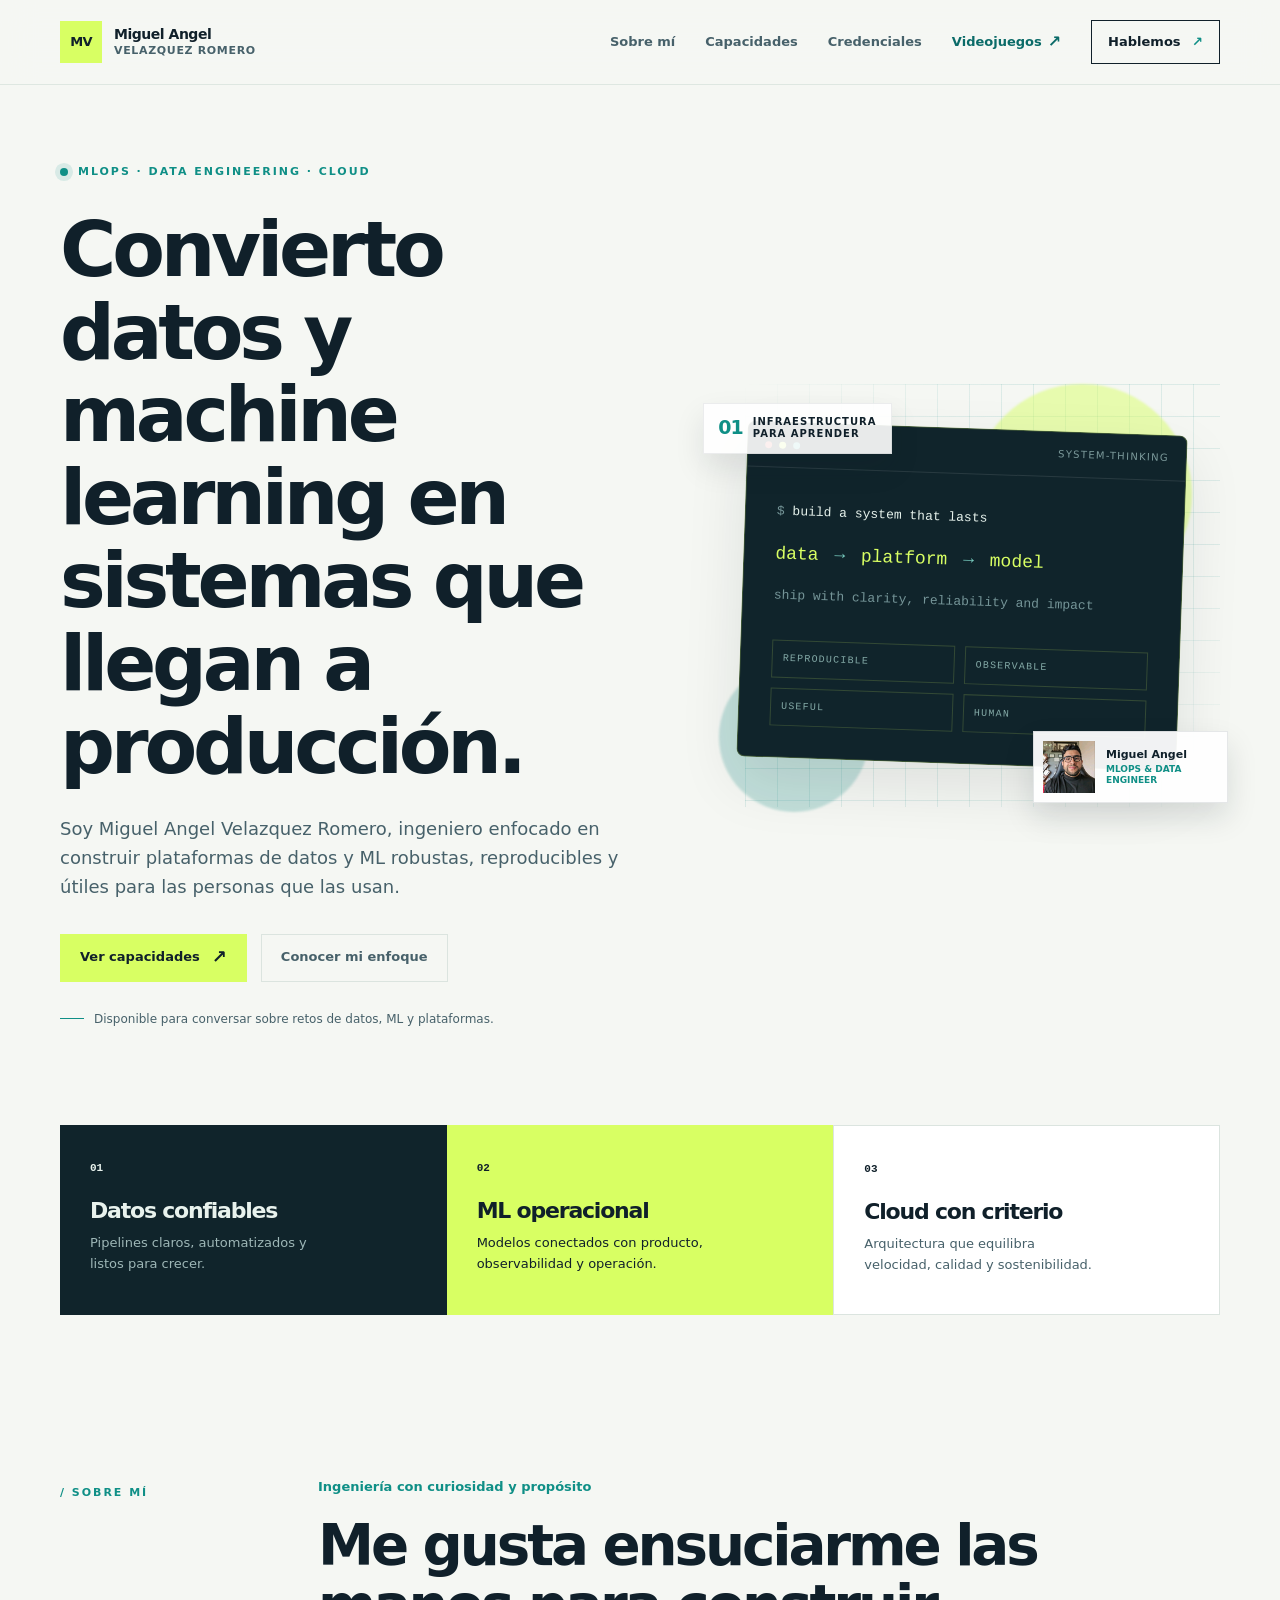
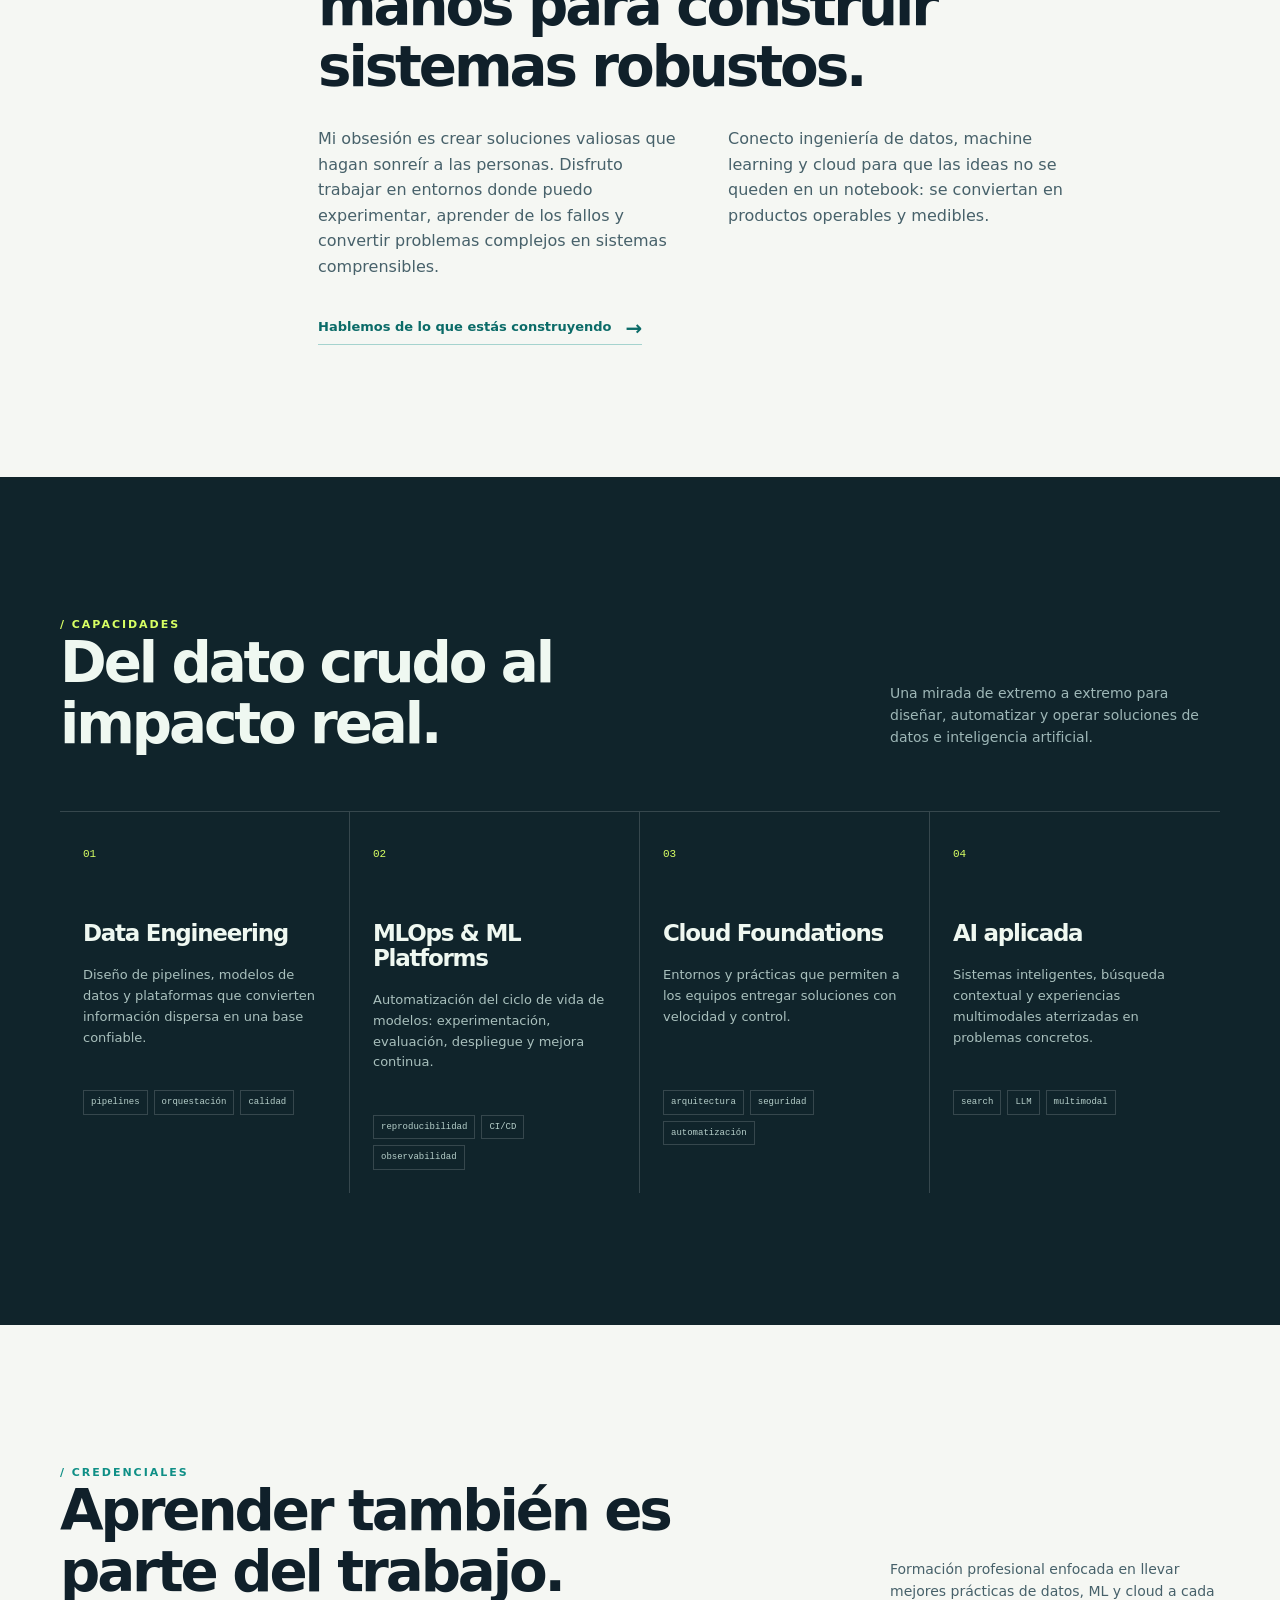
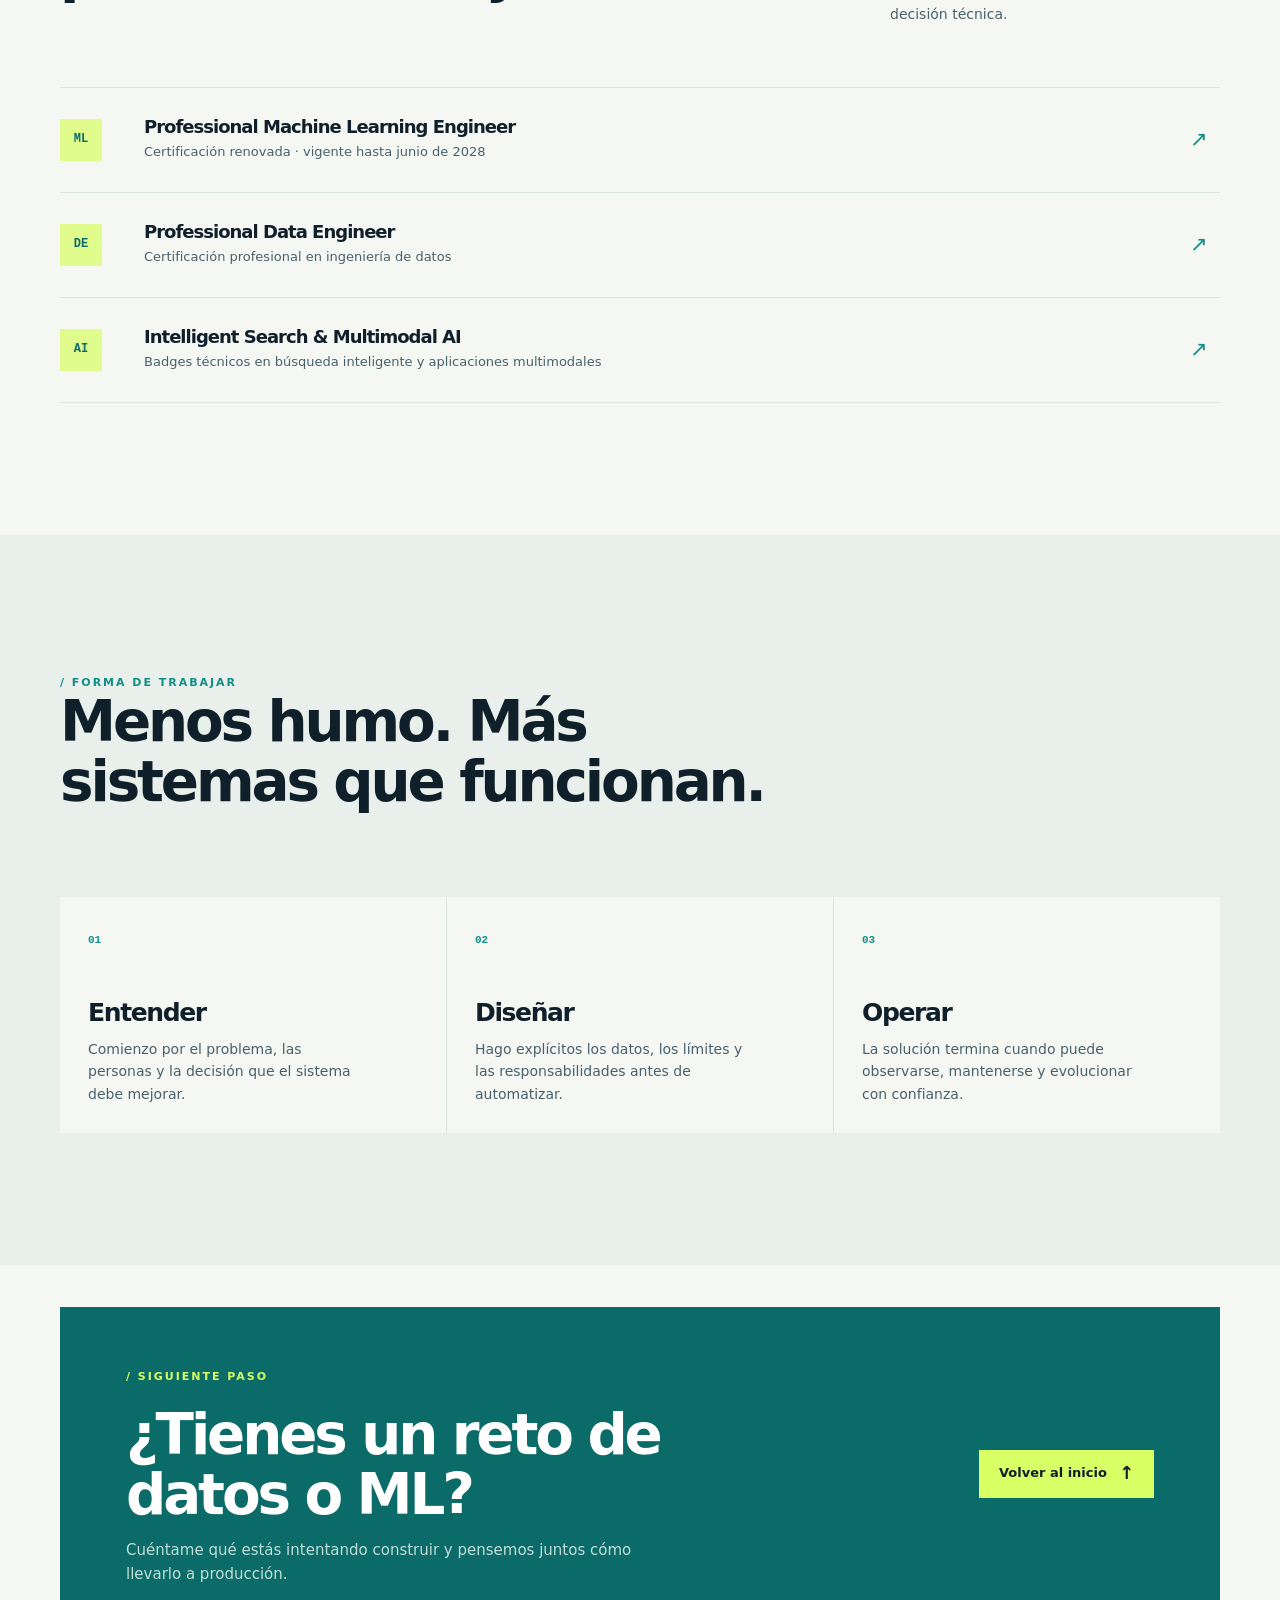
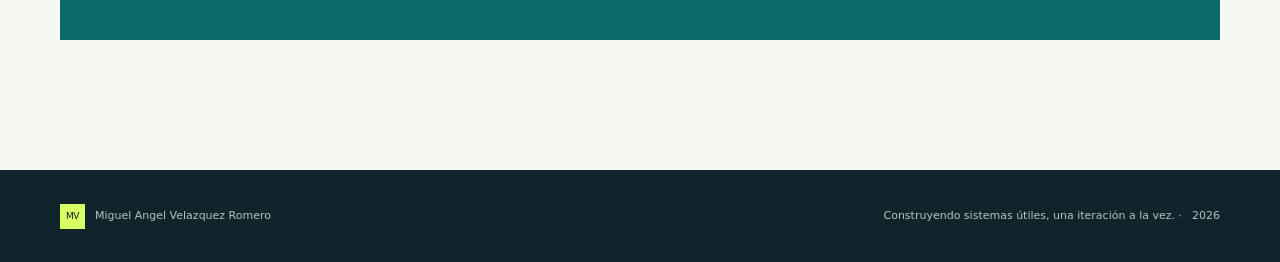
<file: index.html>
<!doctype html>
<html lang="es">

<head>
  <meta charset="utf-8">
  <meta name="viewport" content="width=device-width, initial-scale=1">
  <meta name="description" content="Miguel Angel Velazquez Romero: MLOps y Data Engineer. Sistemas de datos, machine learning y cloud que llegan a producción.">
  <meta name="author" content="Miguel Angel Velazquez Romero">
  <title>Miguel Angel Velazquez Romero | MLOps &amp; Data Engineer</title>
  <link rel="stylesheet" href="css/style.css">
  <link rel="stylesheet" href="css/responsive.css">
</head>

<body>
  <header class="site-header">
    <nav class="nav container" aria-label="Navegación principal">
      <a class="brand" href="index.html" aria-label="Inicio">
        <span class="brand-mark">MV</span>
        <span class="brand-copy">Miguel Angel<br><small>Velazquez Romero</small></span>
      </a>
      <button class="nav-toggle" type="button" aria-controls="site-nav" aria-expanded="false" aria-label="Abrir menú">
        <span></span><span></span><span></span>
      </button>
      <div class="nav-links" id="site-nav">
        <a href="#about">Sobre mí</a>
        <a href="#capabilities">Capacidades</a>
        <a href="#credentials">Credenciales</a>
        <a class="nav-games" href="games.html">Videojuegos <span aria-hidden="true">↗</span></a>
        <a class="nav-cta" href="#contact">Hablemos <span aria-hidden="true">↗</span></a>
      </div>
    </nav>
  </header>

  <main>
    <section class="hero container" id="home">
      <div class="hero-copy">
        <p class="eyebrow"><span class="eyebrow-dot"></span> MLOps · Data Engineering · Cloud</p>
        <h1>Convierto datos y machine learning en sistemas que llegan a producción.</h1>
        <p class="hero-lead">Soy Miguel Angel Velazquez Romero, ingeniero enfocado en construir plataformas de datos y ML robustas, reproducibles y útiles para las personas que las usan.</p>
        <div class="hero-actions">
          <a class="button button-primary" href="#capabilities">Ver capacidades <span aria-hidden="true">↗</span></a>
          <a class="button button-quiet" href="#about">Conocer mi enfoque</a>
        </div>
        <p class="hero-footnote">Disponible para conversar sobre retos de datos, ML y plataformas.</p>
      </div>

      <div class="hero-visual" aria-label="Diagrama conceptual de un sistema de datos y machine learning">
        <div class="orb orb-one"></div>
        <div class="orb orb-two"></div>
        <div class="terminal-card">
          <div class="terminal-bar"><span></span><span></span><span></span><em>system-thinking</em></div>
          <div class="terminal-body">
            <p><span class="code-muted">$</span> build a system that lasts</p>
            <p class="code-accent">data <span>→</span> platform <span>→</span> model</p>
            <p class="code-muted">ship with clarity, reliability and impact</p>
            <div class="terminal-grid">
              <span>reproducible</span><span>observable</span><span>useful</span><span>human</span>
            </div>
          </div>
        </div>
        <div class="floating-note note-top"><strong>01</strong><span>infraestructura<br>para aprender</span></div>
        <div class="portrait-card">
          <img src="images/itsme.jpeg" alt="Retrato de Miguel Angel Velazquez Romero">
          <div><strong>Miguel Angel</strong><span>MLOps &amp; Data Engineer</span></div>
        </div>
      </div>
    </section>

    <section class="signal-strip container" aria-label="Áreas principales">
      <article class="signal-card signal-card-dark">
        <span class="card-index">01</span>
        <h2>Datos confiables</h2>
        <p>Pipelines claros, automatizados y listos para crecer.</p>
      </article>
      <article class="signal-card signal-card-lime">
        <span class="card-index">02</span>
        <h2>ML operacional</h2>
        <p>Modelos conectados con producto, observabilidad y operación.</p>
      </article>
      <article class="signal-card signal-card-outline">
        <span class="card-index">03</span>
        <h2>Cloud con criterio</h2>
        <p>Arquitectura que equilibra velocidad, calidad y sostenibilidad.</p>
      </article>
    </section>

    <section class="section section-split container" id="about">
      <div class="section-label">/ sobre mí</div>
      <div class="section-content about-content">
        <p class="section-kicker">Ingeniería con curiosidad y propósito</p>
        <h2>Me gusta ensuciarme las manos para construir sistemas robustos.</h2>
        <div class="about-columns">
          <p>Mi obsesión es crear soluciones valiosas que hagan sonreír a las personas. Disfruto trabajar en entornos donde puedo experimentar, aprender de los fallos y convertir problemas complejos en sistemas comprensibles.</p>
          <p>Conecto ingeniería de datos, machine learning y cloud para que las ideas no se queden en un notebook: se conviertan en productos operables y medibles.</p>
        </div>
        <a class="text-link" href="#contact">Hablemos de lo que estás construyendo <span aria-hidden="true">→</span></a>
      </div>
    </section>

    <section class="section section-dark" id="capabilities">
      <div class="container">
        <div class="section-heading section-heading-light">
          <div>
            <div class="section-label">/ capacidades</div>
            <h2>Del dato crudo al impacto real.</h2>
          </div>
          <p>Una mirada de extremo a extremo para diseñar, automatizar y operar soluciones de datos e inteligencia artificial.</p>
        </div>
        <div class="capability-grid">
          <article class="capability-card">
            <span class="capability-number">01</span>
            <h3>Data Engineering</h3>
            <p>Diseño de pipelines, modelos de datos y plataformas que convierten información dispersa en una base confiable.</p>
            <div class="tag-row"><span>pipelines</span><span>orquestación</span><span>calidad</span></div>
          </article>
          <article class="capability-card">
            <span class="capability-number">02</span>
            <h3>MLOps &amp; ML Platforms</h3>
            <p>Automatización del ciclo de vida de modelos: experimentación, evaluación, despliegue y mejora continua.</p>
            <div class="tag-row"><span>reproducibilidad</span><span>CI/CD</span><span>observabilidad</span></div>
          </article>
          <article class="capability-card">
            <span class="capability-number">03</span>
            <h3>Cloud Foundations</h3>
            <p>Entornos y prácticas que permiten a los equipos entregar soluciones con velocidad y control.</p>
            <div class="tag-row"><span>arquitectura</span><span>seguridad</span><span>automatización</span></div>
          </article>
          <article class="capability-card">
            <span class="capability-number">04</span>
            <h3>AI aplicada</h3>
            <p>Sistemas inteligentes, búsqueda contextual y experiencias multimodales aterrizadas en problemas concretos.</p>
            <div class="tag-row"><span>search</span><span>LLM</span><span>multimodal</span></div>
          </article>
        </div>
      </div>
    </section>

    <section class="section container" id="credentials">
      <div class="section-heading">
        <div>
          <div class="section-label">/ credenciales</div>
          <h2>Aprender también es parte del trabajo.</h2>
        </div>
        <p>Formación profesional enfocada en llevar mejores prácticas de datos, ML y cloud a cada decisión técnica.</p>
      </div>
      <div class="credential-list">
        <article class="credential-item"><span class="credential-mark">ML</span><div><h3>Professional Machine Learning Engineer</h3><p>Certificación renovada · vigente hasta junio de 2028</p></div><span class="credential-arrow">↗</span></article>
        <article class="credential-item"><span class="credential-mark">DE</span><div><h3>Professional Data Engineer</h3><p>Certificación profesional en ingeniería de datos</p></div><span class="credential-arrow">↗</span></article>
        <article class="credential-item"><span class="credential-mark">AI</span><div><h3>Intelligent Search &amp; Multimodal AI</h3><p>Badges técnicos en búsqueda inteligente y aplicaciones multimodales</p></div><span class="credential-arrow">↗</span></article>
      </div>
    </section>

    <section class="section section-tinted" id="approach">
      <div class="container">
        <div class="section-heading">
          <div>
            <div class="section-label">/ forma de trabajar</div>
            <h2>Menos humo. Más sistemas que funcionan.</h2>
          </div>
        </div>
        <div class="approach-grid">
          <article><span>01</span><h3>Entender</h3><p>Comienzo por el problema, las personas y la decisión que el sistema debe mejorar.</p></article>
          <article><span>02</span><h3>Diseñar</h3><p>Hago explícitos los datos, los límites y las responsabilidades antes de automatizar.</p></article>
          <article><span>03</span><h3>Operar</h3><p>La solución termina cuando puede observarse, mantenerse y evolucionar con confianza.</p></article>
        </div>
      </div>
    </section>

    <section class="contact-panel container" id="contact">
      <div>
        <div class="section-label">/ siguiente paso</div>
        <h2>¿Tienes un reto de datos o ML?</h2>
        <p>Cuéntame qué estás intentando construir y pensemos juntos cómo llevarlo a producción.</p>
      </div>
      <a class="button button-primary" href="#home">Volver al inicio <span aria-hidden="true">↑</span></a>
    </section>
  </main>

  <footer class="site-footer">
    <div class="container footer-inner">
      <p><span class="brand-mark brand-mark-small">MV</span> Miguel Angel Velazquez Romero</p>
      <p>Construyendo sistemas útiles, una iteración a la vez. · <span data-year></span></p>
    </div>
  </footer>

  <script src="js/custom.js"></script>
</body>

</html>
</file>
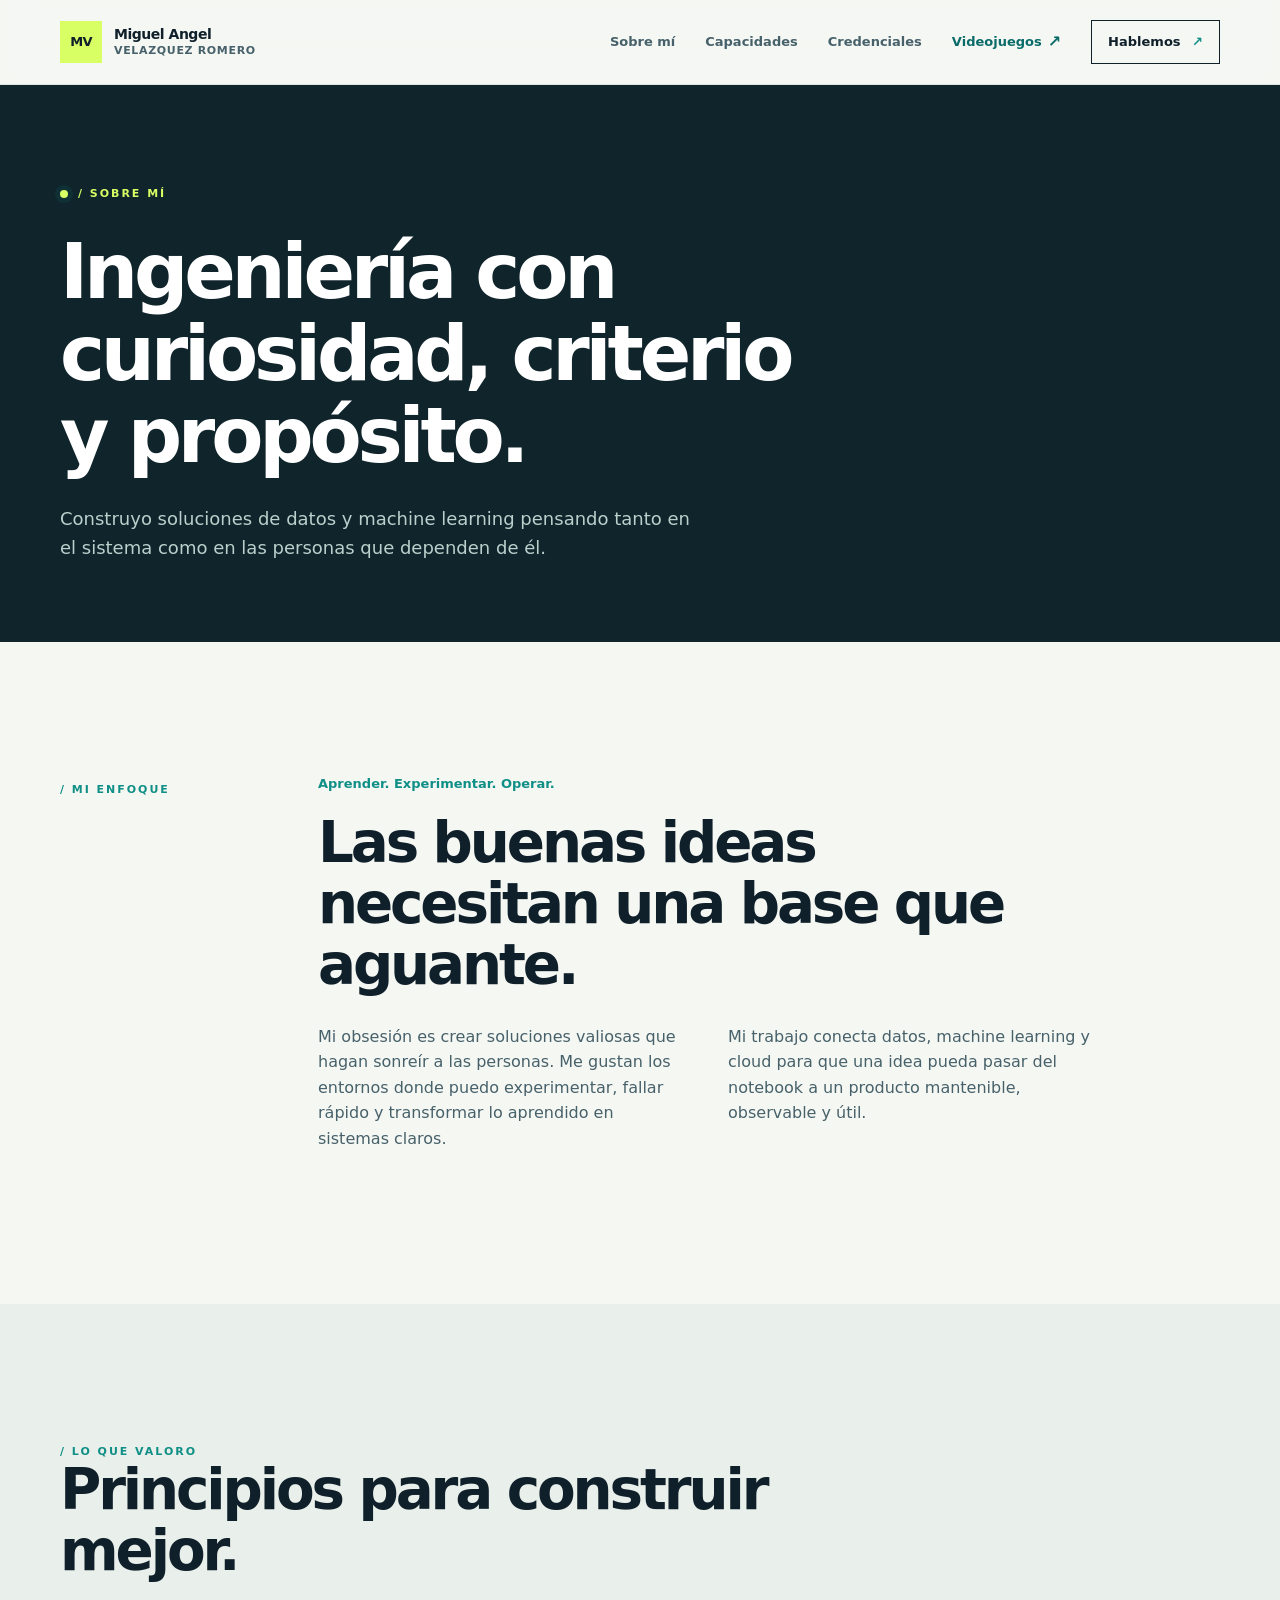
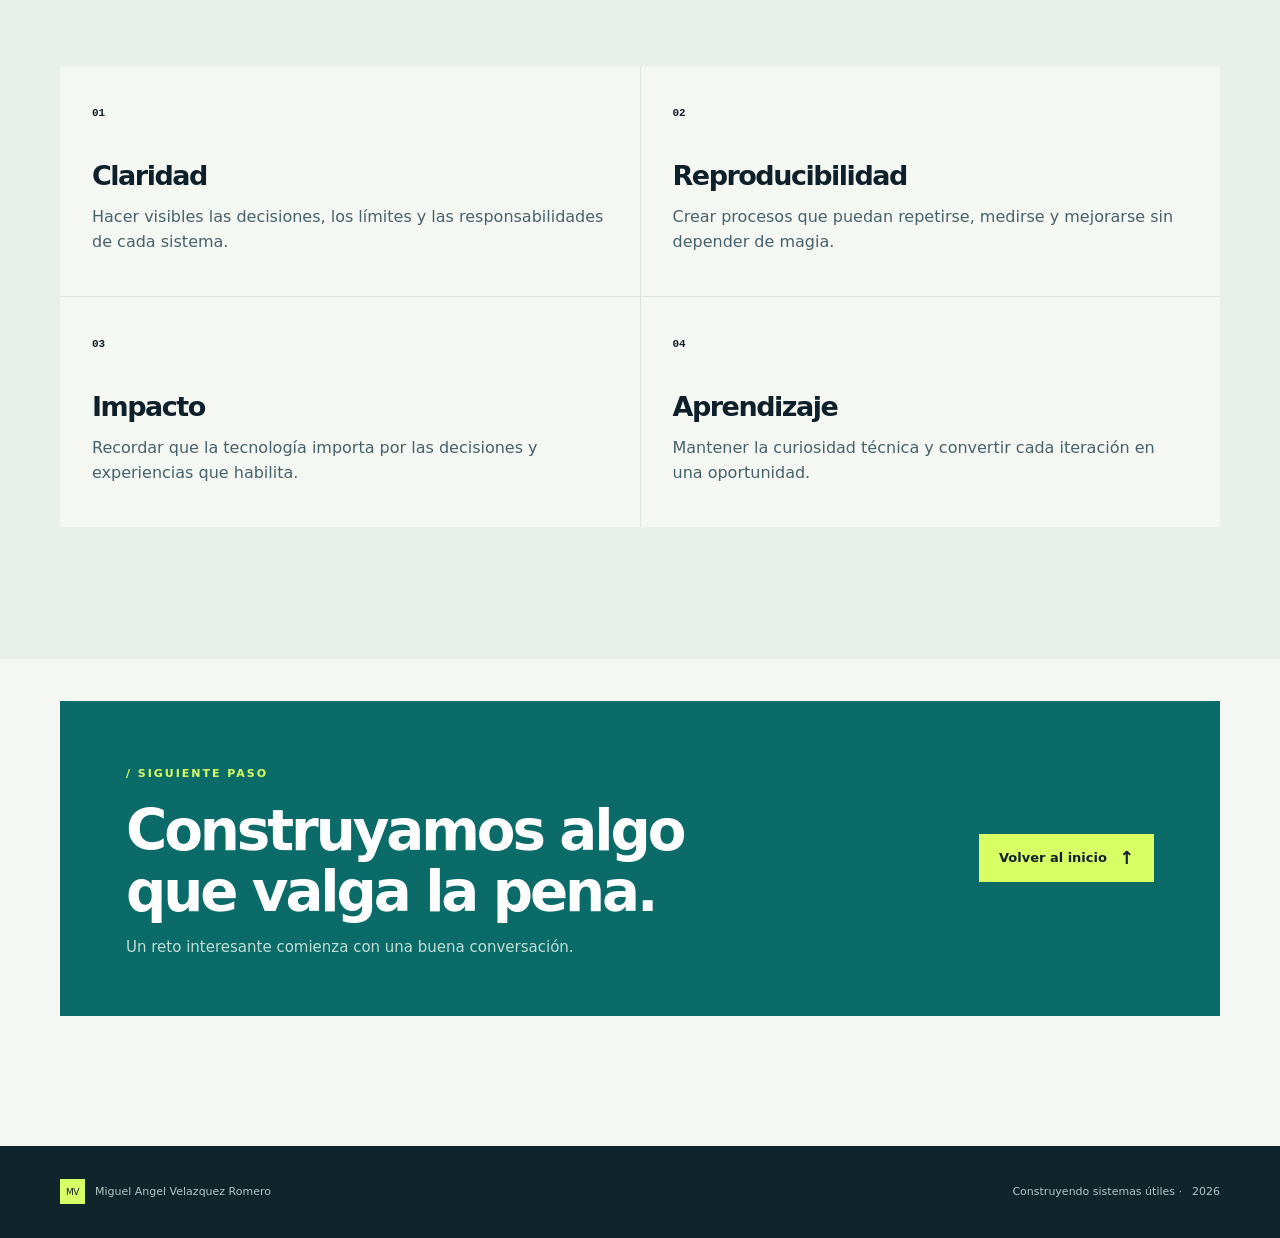
<file: about.html>
<!doctype html>
<html lang="es">
<head>
  <meta charset="utf-8">
  <meta name="viewport" content="width=device-width, initial-scale=1">
  <meta name="description" content="Sobre Miguel Angel Velazquez Romero, MLOps y Data Engineer.">
  <title>Sobre mí | Miguel Angel Velazquez Romero</title>
  <link rel="stylesheet" href="css/style.css">
  <link rel="stylesheet" href="css/responsive.css">
</head>
<body>
  <header class="site-header">
    <nav class="nav container" aria-label="Navegación principal">
      <a class="brand" href="index.html" aria-label="Inicio"><span class="brand-mark">MV</span><span class="brand-copy">Miguel Angel<br><small>Velazquez Romero</small></span></a>
      <button class="nav-toggle" type="button" aria-controls="site-nav" aria-expanded="false" aria-label="Abrir menú"><span></span><span></span><span></span></button>
      <div class="nav-links" id="site-nav">
        <a href="index.html#about">Sobre mí</a><a href="index.html#capabilities">Capacidades</a><a href="index.html#credentials">Credenciales</a><a class="nav-games" href="games.html">Videojuegos <span aria-hidden="true">↗</span></a><a class="nav-cta" href="index.html#contact">Hablemos <span aria-hidden="true">↗</span></a>
      </div>
    </nav>
  </header>
  <main>
    <section class="page-hero"><div class="container"><p class="eyebrow"><span class="eyebrow-dot"></span> / sobre mí</p><h1>Ingeniería con curiosidad, criterio y propósito.</h1><p class="page-intro">Construyo soluciones de datos y machine learning pensando tanto en el sistema como en las personas que dependen de él.</p></div></section>
    <section class="section container section-split">
      <div class="section-label">/ mi enfoque</div>
      <div class="section-content"><p class="section-kicker">Aprender. Experimentar. Operar.</p><h2>Las buenas ideas necesitan una base que aguante.</h2><div class="about-columns"><p>Mi obsesión es crear soluciones valiosas que hagan sonreír a las personas. Me gustan los entornos donde puedo experimentar, fallar rápido y transformar lo aprendido en sistemas claros.</p><p>Mi trabajo conecta datos, machine learning y cloud para que una idea pueda pasar del notebook a un producto mantenible, observable y útil.</p></div></div>
    </section>
    <section class="section section-tinted"><div class="container"><div class="section-heading"><div><div class="section-label">/ lo que valoro</div><h2>Principios para construir mejor.</h2></div></div><div class="simple-grid"><article class="simple-card"><span class="card-index">01</span><h2>Claridad</h2><p>Hacer visibles las decisiones, los límites y las responsabilidades de cada sistema.</p></article><article class="simple-card"><span class="card-index">02</span><h2>Reproducibilidad</h2><p>Crear procesos que puedan repetirse, medirse y mejorarse sin depender de magia.</p></article><article class="simple-card"><span class="card-index">03</span><h2>Impacto</h2><p>Recordar que la tecnología importa por las decisiones y experiencias que habilita.</p></article><article class="simple-card"><span class="card-index">04</span><h2>Aprendizaje</h2><p>Mantener la curiosidad técnica y convertir cada iteración en una oportunidad.</p></article></div></div></section>
    <section class="contact-panel container" id="contact"><div><div class="section-label">/ siguiente paso</div><h2>Construyamos algo que valga la pena.</h2><p>Un reto interesante comienza con una buena conversación.</p></div><a class="button button-primary" href="index.html">Volver al inicio <span aria-hidden="true">↑</span></a></section>
  </main>
  <footer class="site-footer"><div class="container footer-inner"><p><span class="brand-mark brand-mark-small">MV</span> Miguel Angel Velazquez Romero</p><p>Construyendo sistemas útiles · <span data-year></span></p></div></footer>
  <script src="js/custom.js"></script>
</body>
</html>
</file>
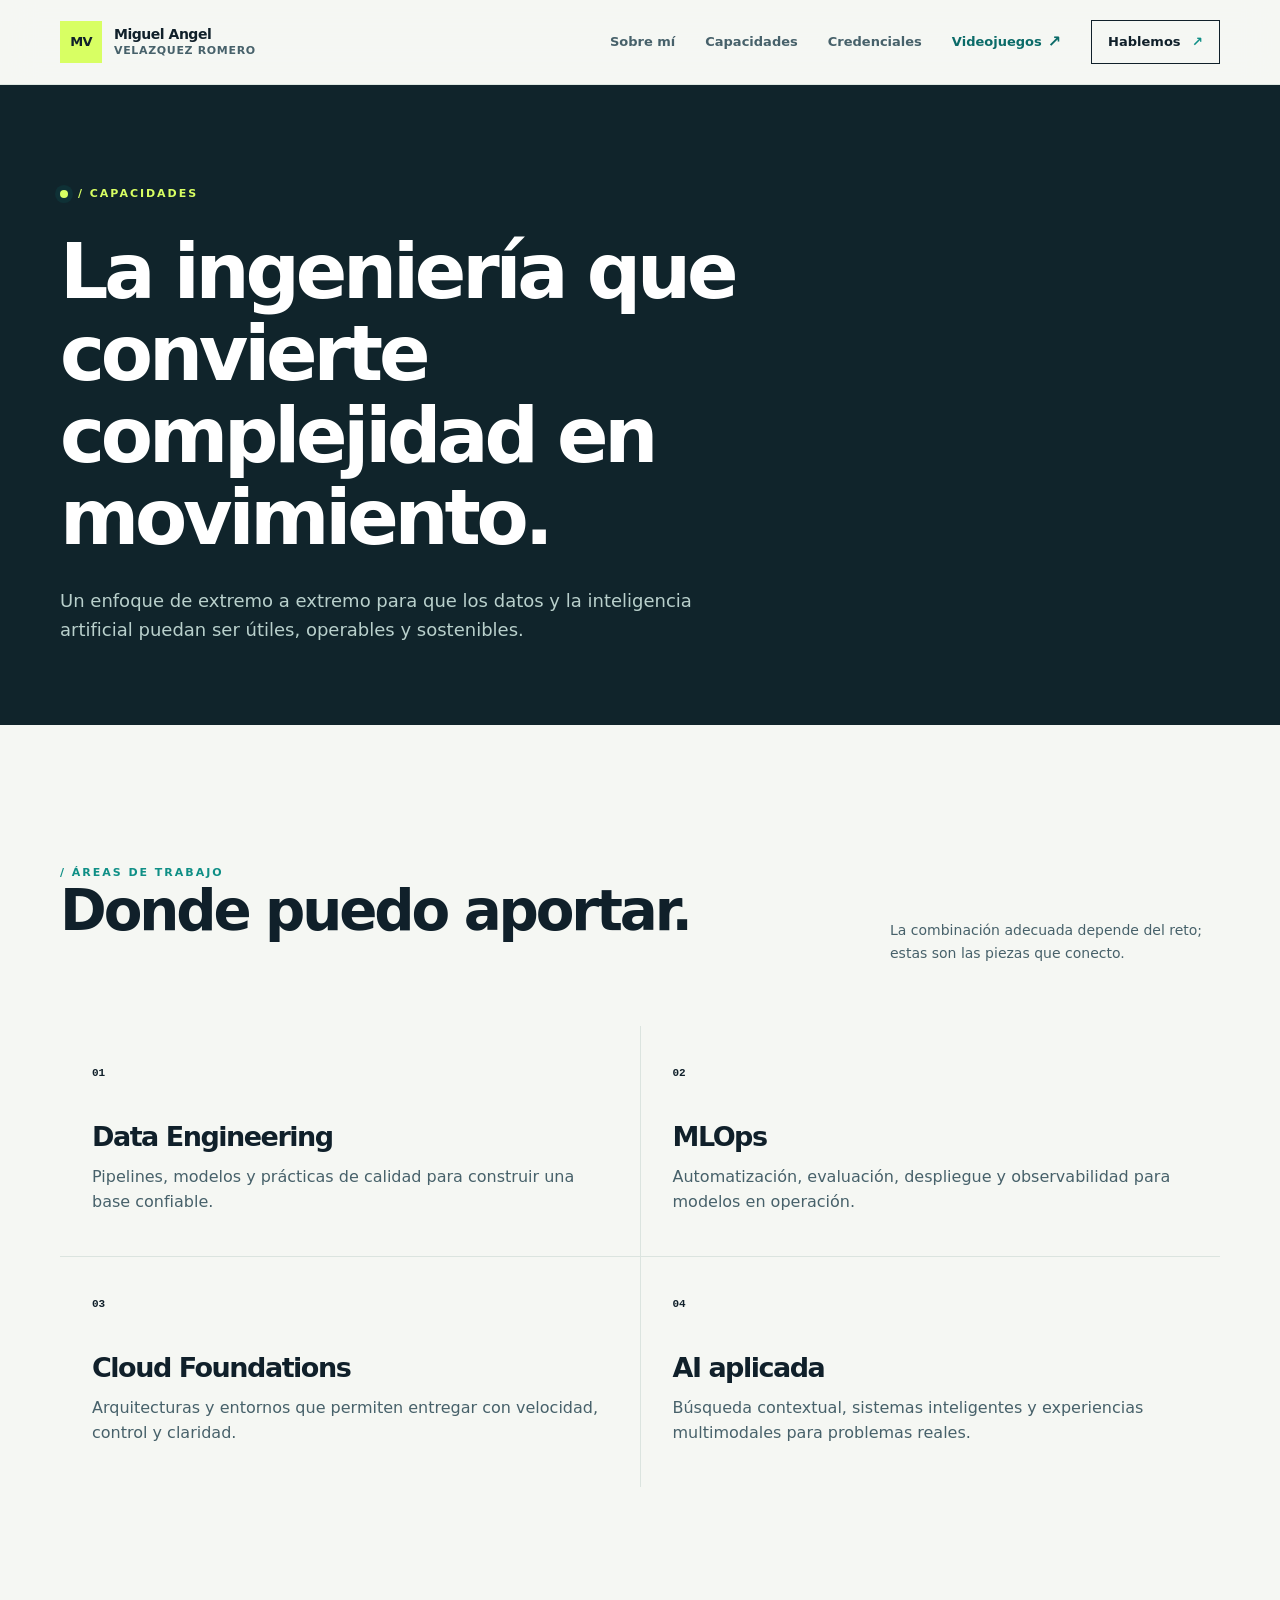
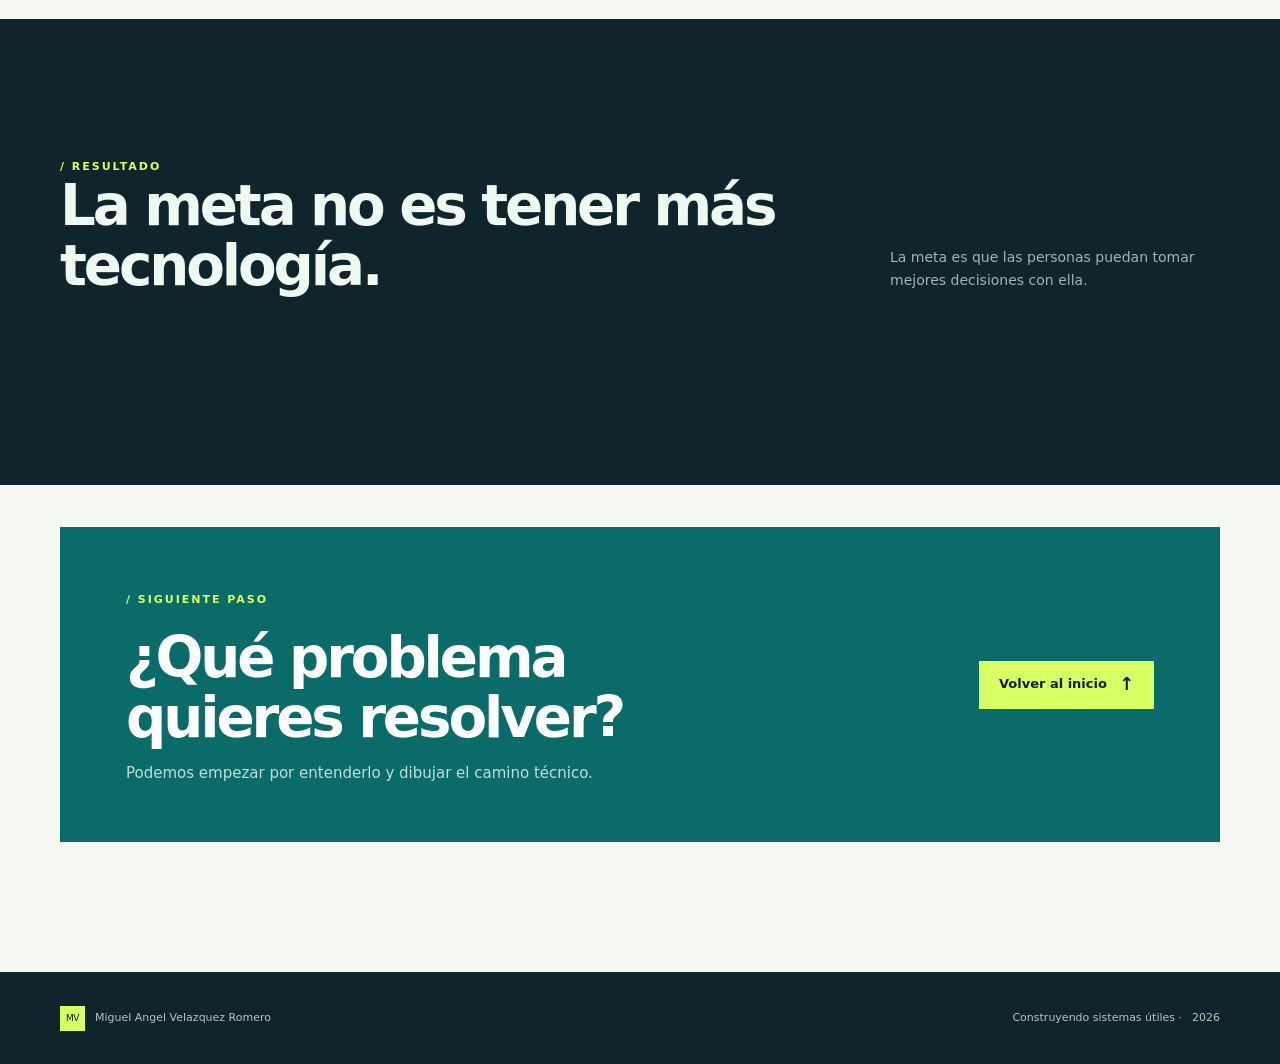
<file: category.html>
<!doctype html>
<html lang="es">
<head>
  <meta charset="utf-8">
  <meta name="viewport" content="width=device-width, initial-scale=1">
  <meta name="description" content="Capacidades profesionales de Miguel Angel Velazquez Romero.">
  <title>Capacidades | Miguel Angel Velazquez Romero</title>
  <link rel="stylesheet" href="css/style.css">
  <link rel="stylesheet" href="css/responsive.css">
</head>
<body>
  <header class="site-header"><nav class="nav container" aria-label="Navegación principal"><a class="brand" href="index.html" aria-label="Inicio"><span class="brand-mark">MV</span><span class="brand-copy">Miguel Angel<br><small>Velazquez Romero</small></span></a><button class="nav-toggle" type="button" aria-controls="site-nav" aria-expanded="false" aria-label="Abrir menú"><span></span><span></span><span></span></button><div class="nav-links" id="site-nav"><a href="index.html#about">Sobre mí</a><a href="index.html#capabilities">Capacidades</a><a href="index.html#credentials">Credenciales</a><a class="nav-games" href="games.html">Videojuegos <span aria-hidden="true">↗</span></a><a class="nav-cta" href="index.html#contact">Hablemos <span aria-hidden="true">↗</span></a></div></nav></header>
  <main>
    <section class="page-hero"><div class="container"><p class="eyebrow"><span class="eyebrow-dot"></span> / capacidades</p><h1>La ingeniería que convierte complejidad en movimiento.</h1><p class="page-intro">Un enfoque de extremo a extremo para que los datos y la inteligencia artificial puedan ser útiles, operables y sostenibles.</p></div></section>
    <section class="section container"><div class="section-heading"><div><div class="section-label">/ áreas de trabajo</div><h2>Donde puedo aportar.</h2></div><p>La combinación adecuada depende del reto; estas son las piezas que conecto.</p></div><div class="simple-grid"><article class="simple-card"><span class="card-index">01</span><h2>Data Engineering</h2><p>Pipelines, modelos y prácticas de calidad para construir una base confiable.</p></article><article class="simple-card"><span class="card-index">02</span><h2>MLOps</h2><p>Automatización, evaluación, despliegue y observabilidad para modelos en operación.</p></article><article class="simple-card"><span class="card-index">03</span><h2>Cloud Foundations</h2><p>Arquitecturas y entornos que permiten entregar con velocidad, control y claridad.</p></article><article class="simple-card"><span class="card-index">04</span><h2>AI aplicada</h2><p>Búsqueda contextual, sistemas inteligentes y experiencias multimodales para problemas reales.</p></article></div></section>
    <section class="section section-dark"><div class="container"><div class="section-heading section-heading-light"><div><div class="section-label">/ resultado</div><h2>La meta no es tener más tecnología.</h2></div><p>La meta es que las personas puedan tomar mejores decisiones con ella.</p></div></div></section>
    <section class="contact-panel container" id="contact"><div><div class="section-label">/ siguiente paso</div><h2>¿Qué problema quieres resolver?</h2><p>Podemos empezar por entenderlo y dibujar el camino técnico.</p></div><a class="button button-primary" href="index.html">Volver al inicio <span aria-hidden="true">↑</span></a></section>
  </main>
  <footer class="site-footer"><div class="container footer-inner"><p><span class="brand-mark brand-mark-small">MV</span> Miguel Angel Velazquez Romero</p><p>Construyendo sistemas útiles · <span data-year></span></p></div></footer>
  <script src="js/custom.js"></script>
</body>
</html>
</file>
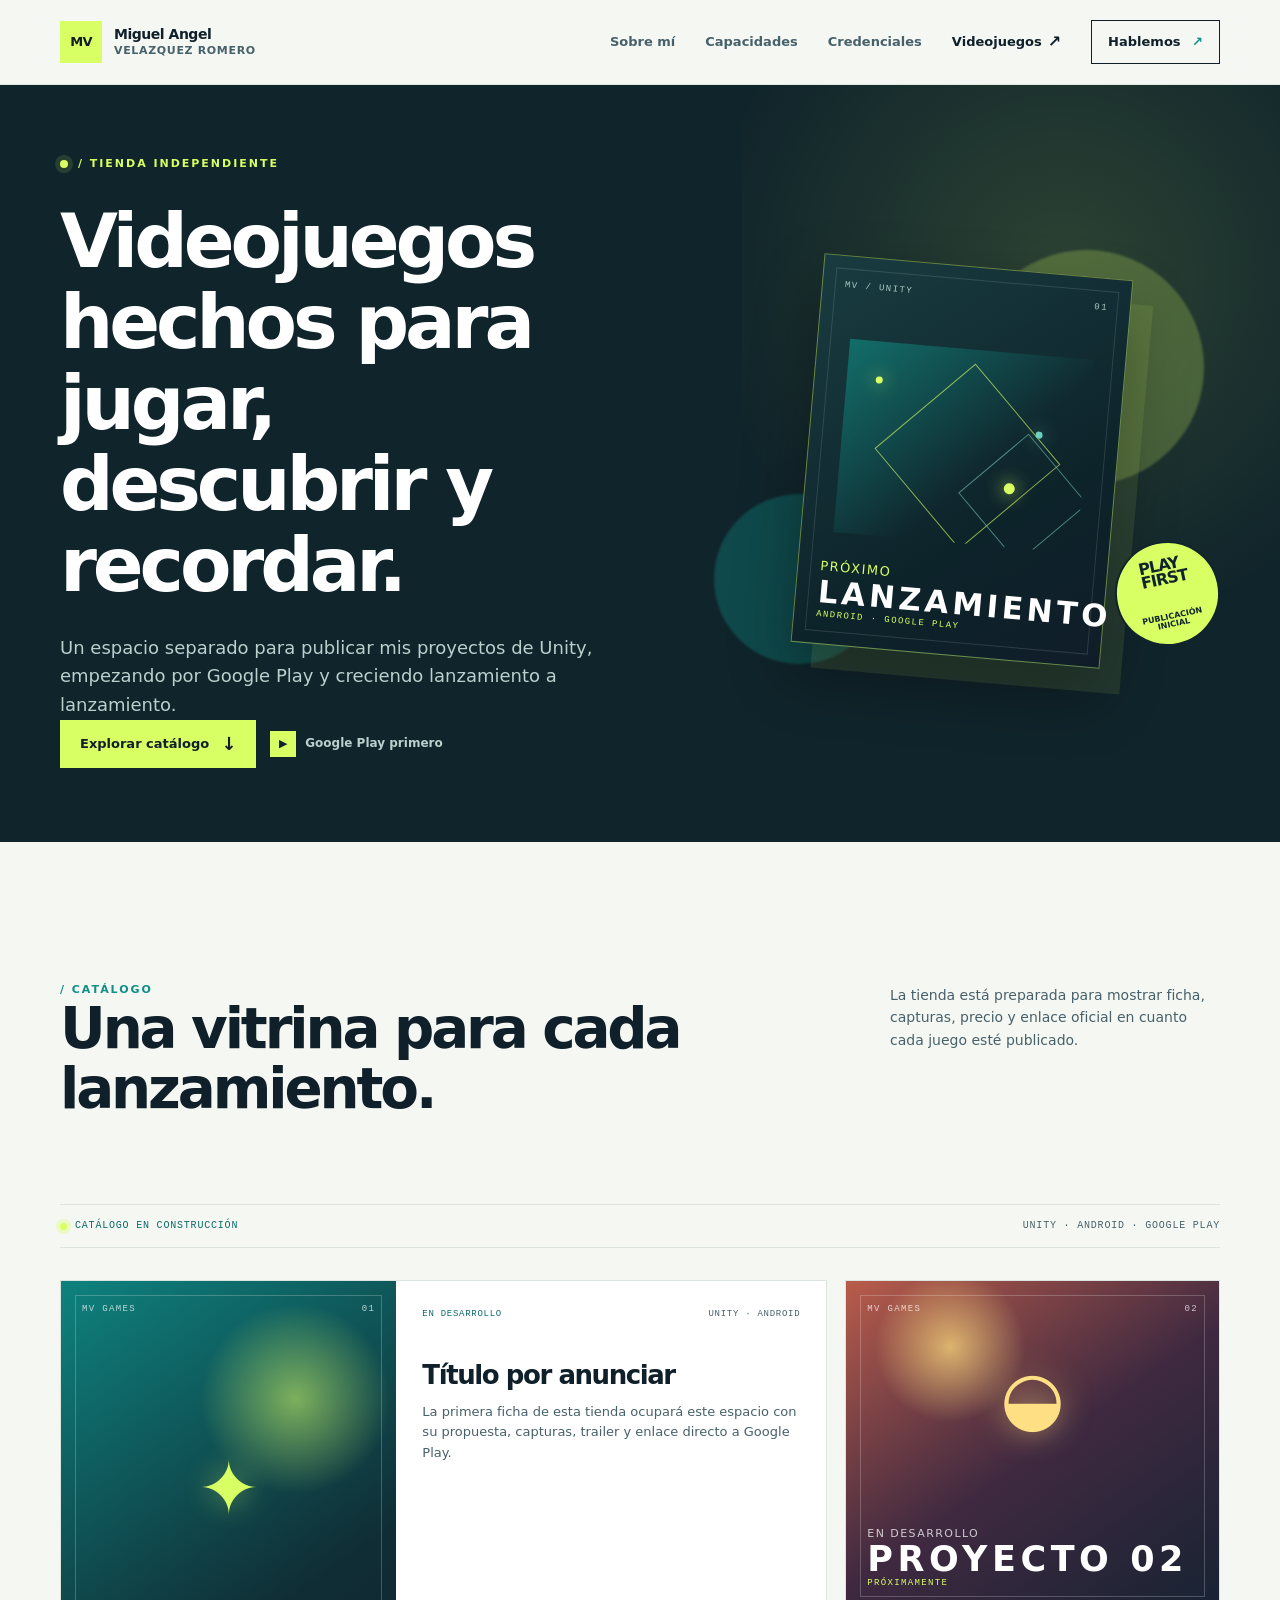
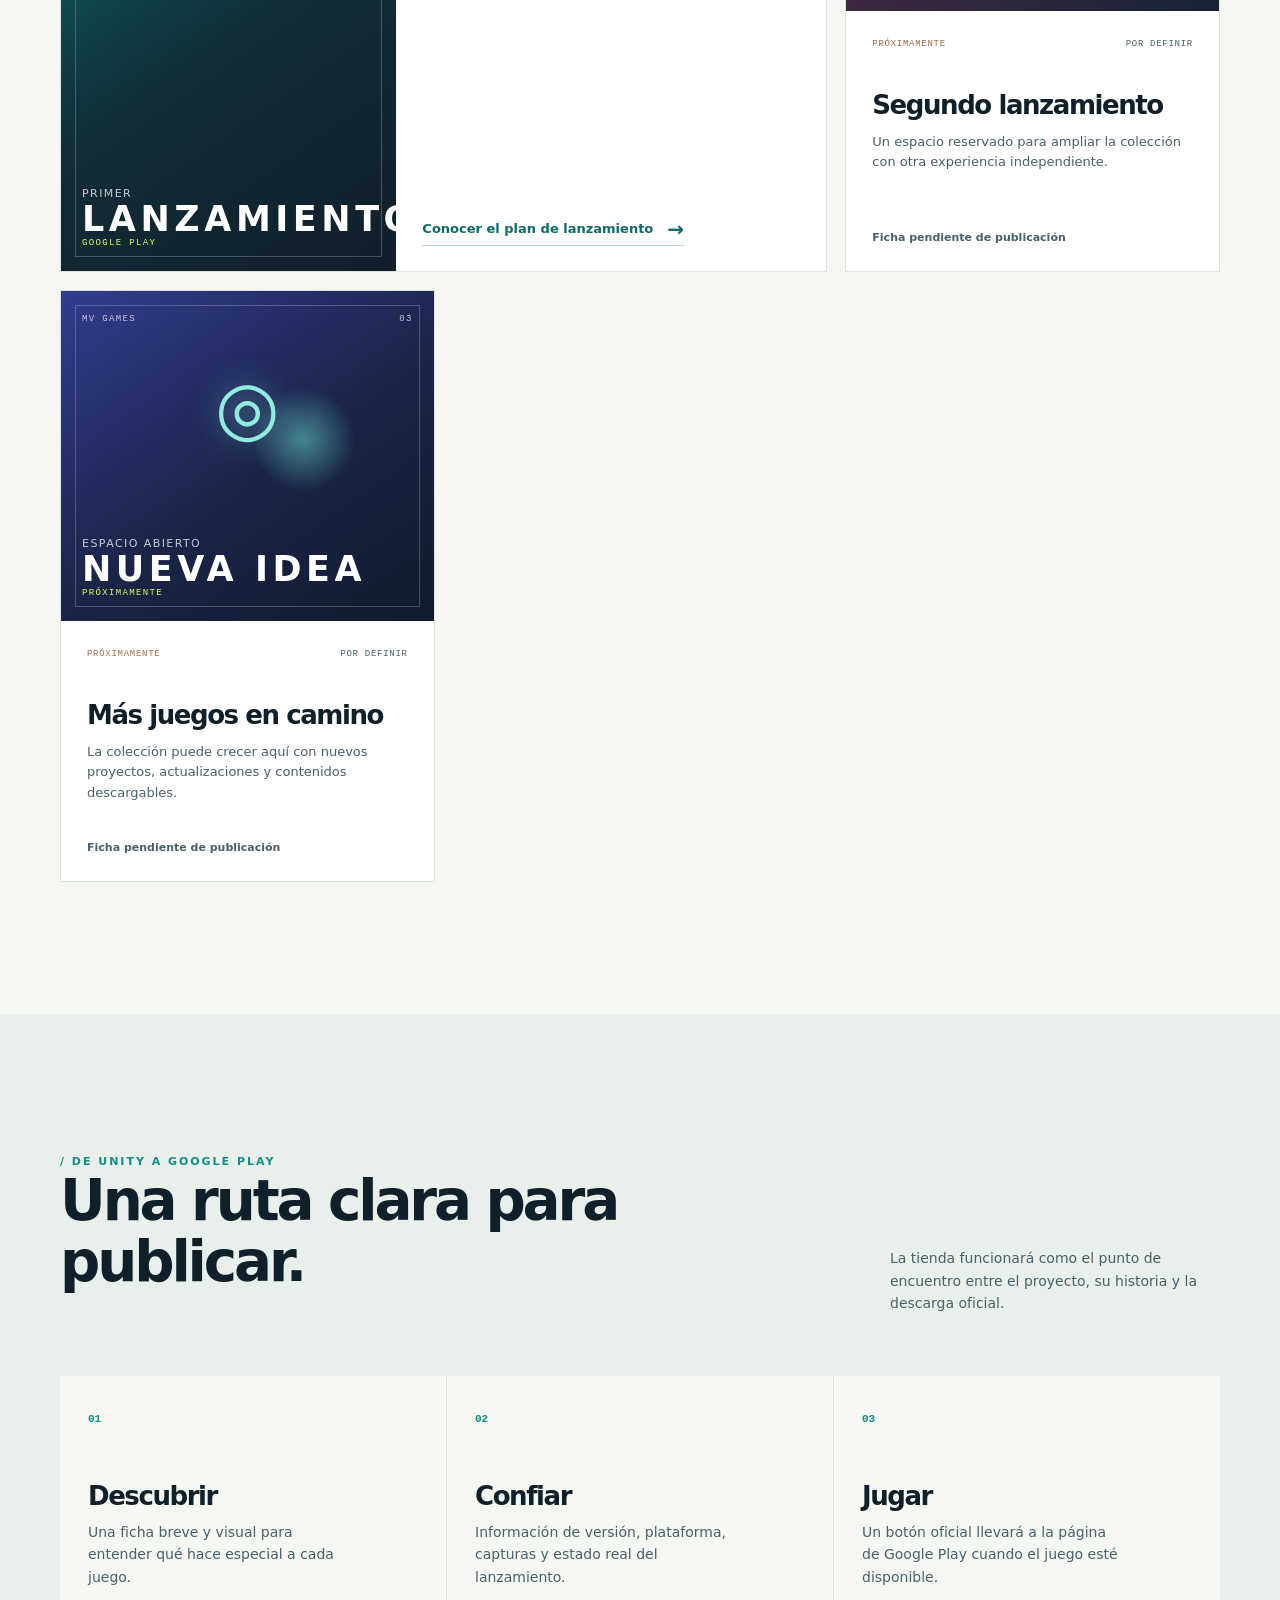
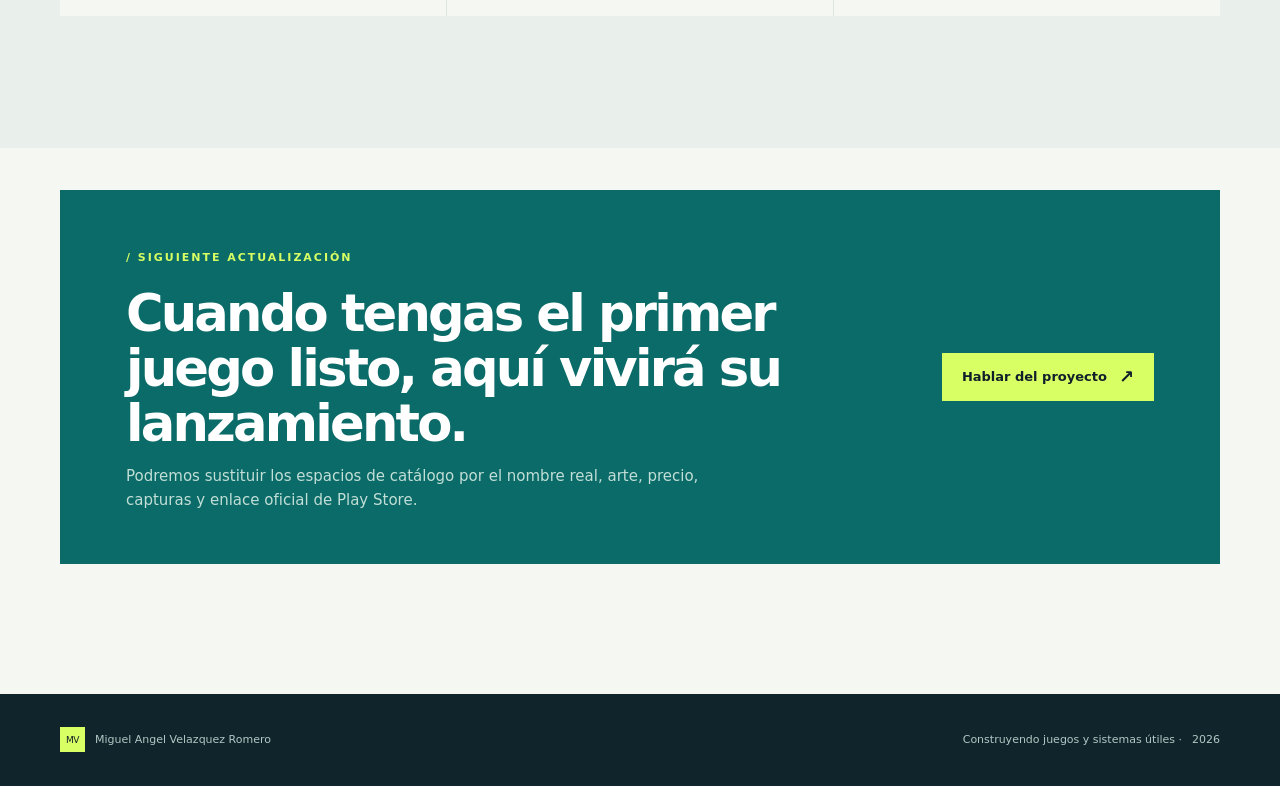
<file: games.html>
<!doctype html>
<html lang="es">

<head>
  <meta charset="utf-8">
  <meta name="viewport" content="width=device-width, initial-scale=1">
  <meta name="description" content="Tienda de videojuegos de Miguel Angel Velazquez Romero. Próximos lanzamientos creados con Unity para Google Play.">
  <meta name="author" content="Miguel Angel Velazquez Romero">
  <title>Videojuegos | Miguel Angel Velazquez Romero</title>
  <link rel="stylesheet" href="css/style.css">
  <link rel="stylesheet" href="css/responsive.css">
</head>

<body>
  <header class="site-header">
    <nav class="nav container" aria-label="Navegación principal">
      <a class="brand" href="index.html" aria-label="Inicio">
        <span class="brand-mark">MV</span>
        <span class="brand-copy">Miguel Angel<br><small>Velazquez Romero</small></span>
      </a>
      <button class="nav-toggle" type="button" aria-controls="site-nav" aria-expanded="false" aria-label="Abrir menú">
        <span></span><span></span><span></span>
      </button>
      <div class="nav-links" id="site-nav">
        <a href="index.html#about">Sobre mí</a>
        <a href="index.html#capabilities">Capacidades</a>
        <a href="index.html#credentials">Credenciales</a>
        <a class="nav-games is-active" href="games.html" aria-current="page">Videojuegos <span aria-hidden="true">↗</span></a>
        <a class="nav-cta" href="index.html#contact">Hablemos <span aria-hidden="true">↗</span></a>
      </div>
    </nav>
  </header>

  <main>
    <section class="store-hero">
      <div class="container store-hero-grid">
        <div>
          <p class="eyebrow"><span class="eyebrow-dot"></span> / tienda independiente</p>
          <h1>Videojuegos hechos para jugar, descubrir y recordar.</h1>
          <p class="page-intro">Un espacio separado para publicar mis proyectos de Unity, empezando por Google Play y creciendo lanzamiento a lanzamiento.</p>
          <div class="hero-actions">
            <a class="button button-primary" href="#catalog">Explorar catálogo <span aria-hidden="true">↓</span></a>
            <span class="store-platform"><span class="platform-mark">▶</span> Google Play primero</span>
          </div>
        </div>

        <div class="store-showcase" aria-label="Vista previa de la tienda de videojuegos">
          <div class="store-glow store-glow-one"></div>
          <div class="store-glow store-glow-two"></div>
          <div class="store-cover">
            <div class="cover-top"><span>MV / UNITY</span><span>01</span></div>
            <div class="cover-art" aria-hidden="true"><span></span><span></span><span></span></div>
            <div class="cover-title"><span>PRÓXIMO</span><strong>LANZAMIENTO</strong></div>
            <div class="cover-bottom">ANDROID · GOOGLE PLAY</div>
          </div>
          <div class="store-stamp"><strong>PLAY<br>FIRST</strong><span>publicación inicial</span></div>
        </div>
      </div>
    </section>

    <section class="section container" id="catalog">
      <div class="section-heading store-heading">
        <div>
          <div class="section-label">/ catálogo</div>
          <h2>Una vitrina para cada lanzamiento.</h2>
        </div>
        <p>La tienda está preparada para mostrar ficha, capturas, precio y enlace oficial en cuanto cada juego esté publicado.</p>
      </div>

      <div class="store-status-row">
        <span><i class="status-dot"></i> catálogo en construcción</span>
        <span>Unity · Android · Google Play</span>
      </div>

      <div class="game-grid">
        <article class="game-card game-card-featured">
          <div class="game-cover game-cover-neon">
            <div class="game-cover-top"><span>MV GAMES</span><span>01</span></div>
            <div class="game-cover-symbol" aria-hidden="true">✦</div>
            <div class="game-cover-name"><span>PRIMER</span><strong>LANZAMIENTO</strong></div>
            <span class="game-cover-platform">GOOGLE PLAY</span>
          </div>
          <div class="game-card-body">
            <div class="game-meta"><span class="game-status">En desarrollo</span><span>Unity · Android</span></div>
            <h3>Título por anunciar</h3>
            <p>La primera ficha de esta tienda ocupará este espacio con su propuesta, capturas, trailer y enlace directo a Google Play.</p>
            <a class="text-link" href="#launch">Conocer el plan de lanzamiento <span aria-hidden="true">→</span></a>
          </div>
        </article>

        <article class="game-card">
          <div class="game-cover game-cover-sunrise">
            <div class="game-cover-top"><span>MV GAMES</span><span>02</span></div>
            <div class="game-cover-symbol" aria-hidden="true">◒</div>
            <div class="game-cover-name"><span>EN DESARROLLO</span><strong>PROYECTO 02</strong></div>
            <span class="game-cover-platform">PRÓXIMAMENTE</span>
          </div>
          <div class="game-card-body">
            <div class="game-meta"><span class="game-status game-status-muted">Próximamente</span><span>Por definir</span></div>
            <h3>Segundo lanzamiento</h3>
            <p>Un espacio reservado para ampliar la colección con otra experiencia independiente.</p>
            <span class="game-card-note">Ficha pendiente de publicación</span>
          </div>
        </article>

        <article class="game-card">
          <div class="game-cover game-cover-orbit">
            <div class="game-cover-top"><span>MV GAMES</span><span>03</span></div>
            <div class="game-cover-symbol" aria-hidden="true">◎</div>
            <div class="game-cover-name"><span>ESPACIO ABIERTO</span><strong>NUEVA IDEA</strong></div>
            <span class="game-cover-platform">PRÓXIMAMENTE</span>
          </div>
          <div class="game-card-body">
            <div class="game-meta"><span class="game-status game-status-muted">Próximamente</span><span>Por definir</span></div>
            <h3>Más juegos en camino</h3>
            <p>La colección puede crecer aquí con nuevos proyectos, actualizaciones y contenidos descargables.</p>
            <span class="game-card-note">Ficha pendiente de publicación</span>
          </div>
        </article>
      </div>
    </section>

    <section class="section section-tinted" id="launch">
      <div class="container">
        <div class="section-heading">
          <div>
            <div class="section-label">/ de Unity a Google Play</div>
            <h2>Una ruta clara para publicar.</h2>
          </div>
          <p>La tienda funcionará como el punto de encuentro entre el proyecto, su historia y la descarga oficial.</p>
        </div>
        <div class="launch-grid">
          <article class="launch-card"><span>01</span><h3>Descubrir</h3><p>Una ficha breve y visual para entender qué hace especial a cada juego.</p></article>
          <article class="launch-card"><span>02</span><h3>Confiar</h3><p>Información de versión, plataforma, capturas y estado real del lanzamiento.</p></article>
          <article class="launch-card"><span>03</span><h3>Jugar</h3><p>Un botón oficial llevará a la página de Google Play cuando el juego esté disponible.</p></article>
        </div>
      </div>
    </section>

    <section class="store-note container">
      <div>
        <div class="section-label">/ siguiente actualización</div>
        <h2>Cuando tengas el primer juego listo, aquí vivirá su lanzamiento.</h2>
        <p>Podremos sustituir los espacios de catálogo por el nombre real, arte, precio, capturas y enlace oficial de Play Store.</p>
      </div>
      <a class="button button-primary" href="index.html#contact">Hablar del proyecto <span aria-hidden="true">↗</span></a>
    </section>
  </main>

  <footer class="site-footer">
    <div class="container footer-inner">
      <p><span class="brand-mark brand-mark-small">MV</span> Miguel Angel Velazquez Romero</p>
      <p>Construyendo juegos y sistemas útiles · <span data-year></span></p>
    </div>
  </footer>

  <script src="js/custom.js"></script>
</body>

</html>
</file>
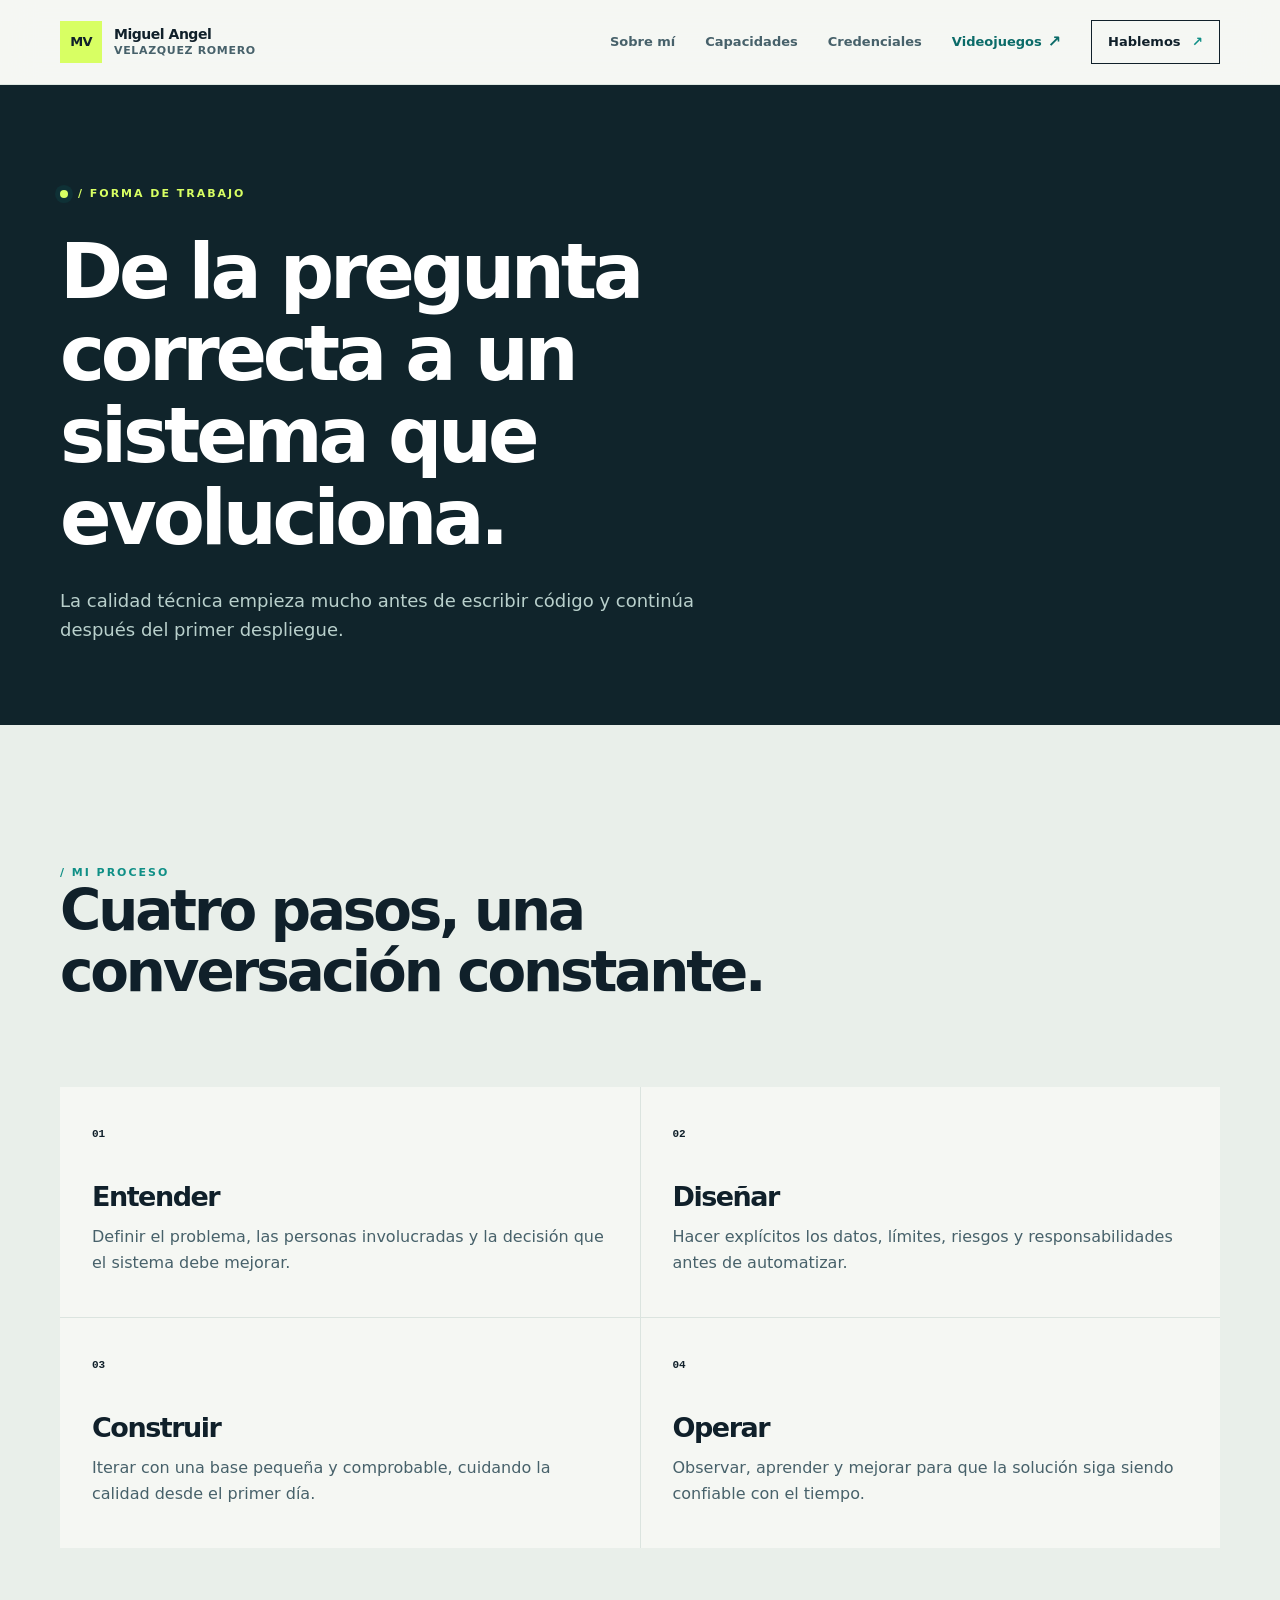
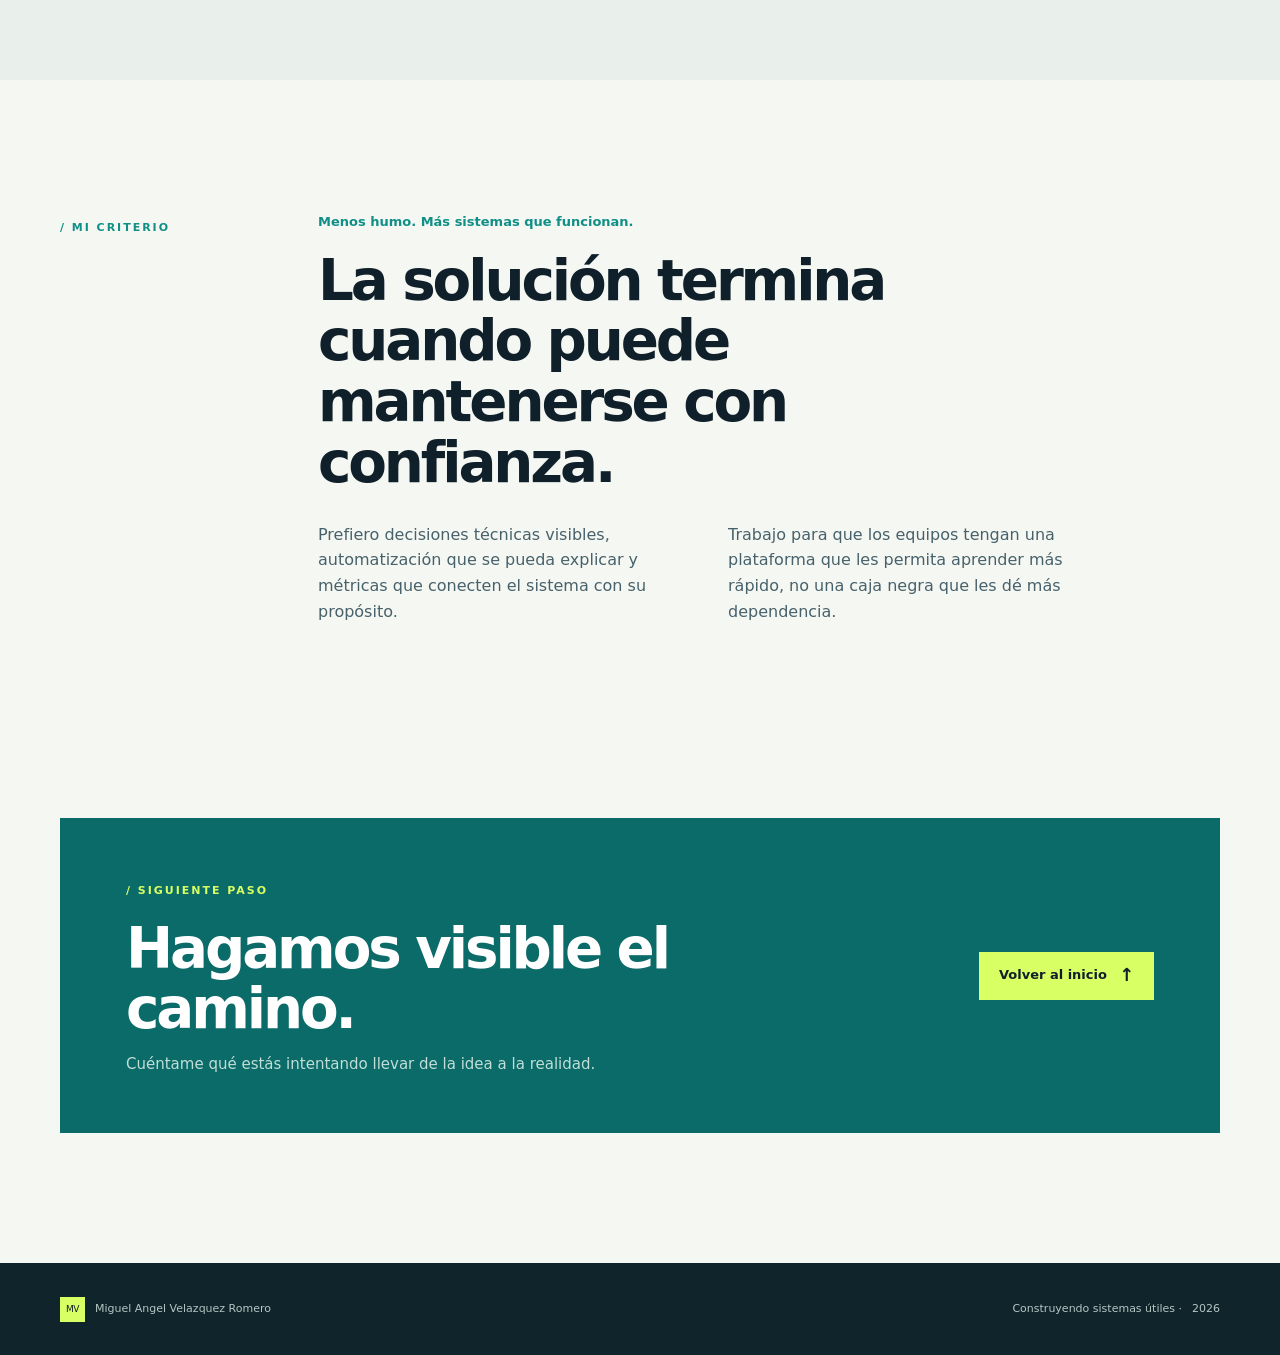
<file: work.html>
<!doctype html>
<html lang="es">
<head>
  <meta charset="utf-8">
  <meta name="viewport" content="width=device-width, initial-scale=1">
  <meta name="description" content="Forma de trabajo de Miguel Angel Velazquez Romero.">
  <title>Forma de trabajo | Miguel Angel Velazquez Romero</title>
  <link rel="stylesheet" href="css/style.css">
  <link rel="stylesheet" href="css/responsive.css">
</head>
<body>
  <header class="site-header"><nav class="nav container" aria-label="Navegación principal"><a class="brand" href="index.html" aria-label="Inicio"><span class="brand-mark">MV</span><span class="brand-copy">Miguel Angel<br><small>Velazquez Romero</small></span></a><button class="nav-toggle" type="button" aria-controls="site-nav" aria-expanded="false" aria-label="Abrir menú"><span></span><span></span><span></span></button><div class="nav-links" id="site-nav"><a href="index.html#about">Sobre mí</a><a href="index.html#capabilities">Capacidades</a><a href="index.html#credentials">Credenciales</a><a class="nav-games" href="games.html">Videojuegos <span aria-hidden="true">↗</span></a><a class="nav-cta" href="index.html#contact">Hablemos <span aria-hidden="true">↗</span></a></div></nav></header>
  <main>
    <section class="page-hero"><div class="container"><p class="eyebrow"><span class="eyebrow-dot"></span> / forma de trabajo</p><h1>De la pregunta correcta a un sistema que evoluciona.</h1><p class="page-intro">La calidad técnica empieza mucho antes de escribir código y continúa después del primer despliegue.</p></div></section>
    <section class="section section-tinted"><div class="container"><div class="section-heading"><div><div class="section-label">/ mi proceso</div><h2>Cuatro pasos, una conversación constante.</h2></div></div><div class="simple-grid"><article class="simple-card"><span class="card-index">01</span><h2>Entender</h2><p>Definir el problema, las personas involucradas y la decisión que el sistema debe mejorar.</p></article><article class="simple-card"><span class="card-index">02</span><h2>Diseñar</h2><p>Hacer explícitos los datos, límites, riesgos y responsabilidades antes de automatizar.</p></article><article class="simple-card"><span class="card-index">03</span><h2>Construir</h2><p>Iterar con una base pequeña y comprobable, cuidando la calidad desde el primer día.</p></article><article class="simple-card"><span class="card-index">04</span><h2>Operar</h2><p>Observar, aprender y mejorar para que la solución siga siendo confiable con el tiempo.</p></article></div></div></section>
    <section class="section container section-split"><div class="section-label">/ mi criterio</div><div class="section-content"><p class="section-kicker">Menos humo. Más sistemas que funcionan.</p><h2>La solución termina cuando puede mantenerse con confianza.</h2><div class="about-columns"><p>Prefiero decisiones técnicas visibles, automatización que se pueda explicar y métricas que conecten el sistema con su propósito.</p><p>Trabajo para que los equipos tengan una plataforma que les permita aprender más rápido, no una caja negra que les dé más dependencia.</p></div></div></section>
    <section class="contact-panel container" id="contact"><div><div class="section-label">/ siguiente paso</div><h2>Hagamos visible el camino.</h2><p>Cuéntame qué estás intentando llevar de la idea a la realidad.</p></div><a class="button button-primary" href="index.html">Volver al inicio <span aria-hidden="true">↑</span></a></section>
  </main>
  <footer class="site-footer"><div class="container footer-inner"><p><span class="brand-mark brand-mark-small">MV</span> Miguel Angel Velazquez Romero</p><p>Construyendo sistemas útiles · <span data-year></span></p></div></footer>
  <script src="js/custom.js"></script>
</body>
</html>
</file>
<file: css/style.css>
:root {
  --ink: #10202a;
  --ink-soft: #47616a;
  --paper: #f5f7f3;
  --white: #ffffff;
  --lime: #d8ff63;
  --teal: #0f8f86;
  --teal-dark: #0b6b68;
  --line: #dbe4df;
  --dark: #10242b;
  --shadow: 0 24px 60px rgba(16, 32, 42, .10);
}

* { box-sizing: border-box; }
html { scroll-behavior: smooth; }
body { margin: 0; color: var(--ink); background: var(--paper); font-family: Inter, ui-sans-serif, system-ui, -apple-system, BlinkMacSystemFont, "Segoe UI", sans-serif; line-height: 1.6; }
body, button, a { -webkit-font-smoothing: antialiased; }
a { color: inherit; text-decoration: none; }
a:focus-visible, button:focus-visible { outline: 3px solid var(--lime); outline-offset: 4px; }
button { font: inherit; }
.container { width: min(1160px, calc(100% - 48px)); margin: 0 auto; }

.site-header { position: sticky; top: 0; z-index: 10; border-bottom: 1px solid rgba(219, 228, 223, .85); background: rgba(245, 247, 243, .92); backdrop-filter: blur(16px); }
.nav { min-height: 84px; display: flex; align-items: center; justify-content: space-between; gap: 32px; }
.brand { display: inline-flex; align-items: center; gap: 12px; font-weight: 800; letter-spacing: -.03em; }
.brand-mark { display: grid; place-items: center; width: 42px; height: 42px; color: var(--ink); background: var(--lime); font-size: 13px; letter-spacing: -.06em; }
.brand-copy { font-size: 14px; line-height: 1.05; }
.brand-copy small { color: var(--ink-soft); font-size: 11px; font-weight: 600; letter-spacing: .06em; text-transform: uppercase; }
.nav-links { display: flex; align-items: center; gap: 30px; color: var(--ink-soft); font-size: 13px; font-weight: 700; }
.nav-links a { transition: color .2s ease; }
.nav-links a:hover { color: var(--teal); }
.nav-games { display: inline-flex; align-items: center; gap: 6px; color: var(--teal-dark) !important; }
.nav-games span { font-size: 16px; line-height: 1; }
.nav-games.is-active { color: var(--ink) !important; }
.nav-cta { padding: 11px 16px; color: var(--ink) !important; border: 1px solid var(--ink); }
.nav-cta span { margin-left: 7px; color: var(--teal); }
.nav-toggle { display: none; border: 0; background: transparent; cursor: pointer; }

.hero { min-height: 670px; display: grid; grid-template-columns: 1.05fr .95fr; align-items: center; gap: 72px; padding-top: 78px; padding-bottom: 96px; }
.eyebrow, .section-label { color: var(--teal); font-size: 11px; font-weight: 800; letter-spacing: .18em; text-transform: uppercase; }
.eyebrow { display: flex; align-items: center; gap: 10px; margin: 0 0 28px; }
.eyebrow-dot { width: 8px; height: 8px; border-radius: 50%; background: var(--teal); box-shadow: 0 0 0 5px rgba(15, 143, 134, .12); }
h1, h2, h3, p { margin-top: 0; }
h1, h2, h3 { line-height: 1.08; letter-spacing: -.055em; }
h1 { max-width: 760px; margin-bottom: 26px; font-size: clamp(44px, 6vw, 78px); font-weight: 850; }
.hero-lead { max-width: 570px; margin-bottom: 32px; color: var(--ink-soft); font-size: 18px; }
.hero-actions { display: flex; flex-wrap: wrap; align-items: center; gap: 14px; }
.button { display: inline-flex; align-items: center; justify-content: center; min-height: 48px; padding: 0 19px; border: 1px solid transparent; font-size: 13px; font-weight: 800; transition: transform .2s ease, background .2s ease, color .2s ease; }
.button:hover { transform: translateY(-2px); }
.button-primary { color: var(--ink); background: var(--lime); }
.button-primary:hover { background: #c5ed4a; }
.button-primary span { margin-left: 12px; font-size: 18px; }
.button-quiet { color: var(--ink-soft); border-color: var(--line); background: transparent; }
.button-quiet:hover { color: var(--ink); border-color: var(--ink); }
.hero-footnote { margin: 28px 0 0; color: var(--ink-soft); font-size: 12px; }
.hero-footnote::before { content: ""; display: inline-block; width: 24px; height: 1px; margin: 0 10px 4px 0; background: var(--teal); }

.hero-visual { min-height: 460px; position: relative; display: grid; place-items: center; }
.hero-visual::before { content: ""; position: absolute; inset: 4% 0 4% 8%; background-image: linear-gradient(rgba(15, 143, 134, .11) 1px, transparent 1px), linear-gradient(90deg, rgba(15, 143, 134, .11) 1px, transparent 1px); background-size: 32px 32px; mask-image: linear-gradient(135deg, transparent, black 30%, black 70%, transparent); }
.orb { position: absolute; border-radius: 50%; filter: blur(1px); }
.orb-one { width: 220px; height: 220px; top: 18px; right: 28px; background: rgba(216, 255, 99, .48); }
.orb-two { width: 150px; height: 150px; bottom: 14px; left: 16px; background: rgba(15, 143, 134, .22); }
.terminal-card { position: relative; z-index: 1; width: min(100%, 440px); overflow: hidden; border: 1px solid rgba(216, 255, 99, .24); border-radius: 8px; color: #e6f2ec; background: var(--dark); box-shadow: var(--shadow); transform: rotate(2deg); }
.terminal-bar { display: flex; align-items: center; gap: 7px; padding: 14px 17px; border-bottom: 1px solid rgba(255, 255, 255, .10); color: #7c9a9b; font-size: 10px; }
.terminal-bar span { width: 7px; height: 7px; border-radius: 50%; background: #e06b5e; }
.terminal-bar span:nth-child(2) { background: var(--lime); }
.terminal-bar span:nth-child(3) { background: #58c6b5; }
.terminal-bar em { margin-left: auto; font-style: normal; letter-spacing: .13em; text-transform: uppercase; }
.terminal-body { padding: 34px 31px 31px; font-family: "SFMono-Regular", Consolas, monospace; font-size: 13px; }
.terminal-body p { margin-bottom: 17px; }
.code-muted { color: #759598; }
.code-accent { color: var(--lime); font-size: 18px; }
.code-accent span { padding: 0 5px; color: #75c8bc; }
.terminal-grid { display: grid; grid-template-columns: 1fr 1fr; gap: 10px; margin-top: 34px; color: #84aaa7; font-size: 10px; text-transform: uppercase; letter-spacing: .12em; }
.terminal-grid span { padding: 10px; border: 1px solid rgba(216, 255, 99, .17); }
.floating-note { position: absolute; z-index: 2; display: flex; align-items: center; gap: 10px; padding: 12px 14px; border: 1px solid rgba(16, 32, 42, .08); background: rgba(255, 255, 255, .90); box-shadow: 0 14px 30px rgba(16, 32, 42, .10); font-size: 10px; font-weight: 750; line-height: 1.25; letter-spacing: .10em; text-transform: uppercase; }
.floating-note strong { color: var(--teal); font-size: 19px; letter-spacing: -.05em; }
.note-top { top: 8%; left: 0; }
.portrait-card { position: absolute; right: -8px; bottom: 5%; z-index: 3; display: flex; align-items: center; gap: 11px; width: 195px; padding: 9px; border: 1px solid rgba(16, 32, 42, .10); background: rgba(255, 255, 255, .94); box-shadow: 0 14px 30px rgba(16, 32, 42, .13); }
.portrait-card img { width: 52px; height: 52px; object-fit: cover; object-position: center; }
.portrait-card div { min-width: 0; }
.portrait-card strong, .portrait-card span { display: block; }
.portrait-card strong { color: var(--ink); font-size: 11px; line-height: 1.2; }
.portrait-card span { margin-top: 3px; color: var(--teal); font-size: 9px; font-weight: 800; line-height: 1.2; text-transform: uppercase; }

.signal-strip { display: grid; grid-template-columns: repeat(3, 1fr); gap: 0; margin-bottom: 30px; }
.signal-card { min-height: 190px; padding: 28px 30px; }
.signal-card h2 { margin: 21px 0 10px; font-size: 22px; }
.signal-card p { max-width: 240px; margin-bottom: 0; font-size: 13px; }
.card-index { font-family: "SFMono-Regular", Consolas, monospace; font-size: 11px; font-weight: 700; }
.signal-card-dark { color: #e8f2ed; background: var(--dark); }
.signal-card-dark p { color: #9eb7b7; }
.signal-card-lime { color: var(--ink); background: var(--lime); }
.signal-card-outline { color: var(--ink); border: 1px solid var(--line); background: var(--white); }
.signal-card-outline p { color: var(--ink-soft); }

.section { padding-top: 132px; padding-bottom: 132px; }
.section-split { display: grid; grid-template-columns: 190px 1fr; gap: 68px; }
.section-label { padding-top: 7px; }
.section-kicker { margin-bottom: 18px; color: var(--teal); font-size: 13px; font-weight: 800; }
.section-content h2, .section-heading h2 { max-width: 730px; margin-bottom: 28px; font-size: clamp(35px, 4.4vw, 57px); }
.about-columns { display: grid; grid-template-columns: 1fr 1fr; gap: 40px; max-width: 780px; color: var(--ink-soft); font-size: 16px; }
.about-columns p { margin-bottom: 20px; }
.text-link { display: inline-flex; gap: 14px; align-items: center; margin-top: 12px; color: var(--teal-dark); font-size: 13px; font-weight: 800; border-bottom: 1px solid rgba(15, 143, 134, .35); }
.text-link span { font-size: 20px; }

.section-dark { color: #eff8f1; background: var(--dark); }
.section-heading { display: flex; justify-content: space-between; gap: 48px; align-items: flex-end; margin-bottom: 56px; }
.section-heading > p { max-width: 330px; margin-bottom: 6px; color: var(--ink-soft); font-size: 14px; }
.section-heading-light .section-label { color: var(--lime); }
.section-heading-light h2 { margin-bottom: 0; }
.section-heading-light > p { color: #9eb7b7; }
.capability-grid { display: grid; grid-template-columns: repeat(4, 1fr); border-top: 1px solid rgba(255, 255, 255, .16); }
.capability-card { min-height: 355px; padding: 27px 23px 23px; border-right: 1px solid rgba(255, 255, 255, .16); }
.capability-card:last-child { border-right: 0; }
.capability-number { color: var(--lime); font-family: "SFMono-Regular", Consolas, monospace; font-size: 11px; }
.capability-card h3 { margin: 57px 0 19px; font-size: 23px; }
.capability-card p { min-height: 112px; color: #a9c0bd; font-size: 13px; }
.tag-row { display: flex; flex-wrap: wrap; gap: 6px; }
.tag-row span { padding: 4px 7px; color: #b6cfca; border: 1px solid rgba(255, 255, 255, .16); font-family: "SFMono-Regular", Consolas, monospace; font-size: 9px; }

.credential-list { border-top: 1px solid var(--line); }
.credential-item { display: grid; grid-template-columns: 60px 1fr 30px; align-items: center; gap: 24px; min-height: 105px; border-bottom: 1px solid var(--line); }
.credential-mark { display: grid; place-items: center; width: 42px; height: 42px; color: var(--teal-dark); background: rgba(216, 255, 99, .70); font-family: "SFMono-Regular", Consolas, monospace; font-size: 12px; font-weight: 800; }
.credential-item h3 { margin-bottom: 6px; font-size: 18px; }
.credential-item p { margin: 0; color: var(--ink-soft); font-size: 13px; }
.credential-arrow { color: var(--teal); font-size: 21px; }

.section-tinted { background: #e9efea; }
.approach-grid { display: grid; grid-template-columns: repeat(3, 1fr); gap: 1px; background: var(--line); }
.approach-grid article { min-height: 230px; padding: 28px; background: var(--paper); }
.approach-grid article > span { color: var(--teal); font-family: "SFMono-Regular", Consolas, monospace; font-size: 11px; font-weight: 800; }
.approach-grid h3 { margin: 48px 0 12px; font-size: 25px; }
.approach-grid p { max-width: 280px; margin: 0; color: var(--ink-soft); font-size: 14px; }

.contact-panel { display: flex; align-items: center; justify-content: space-between; gap: 40px; min-height: 315px; margin-top: 42px; margin-bottom: 130px; padding: 54px 66px; background: var(--teal-dark); }
.contact-panel .section-label { color: var(--lime); }
.contact-panel h2 { max-width: 650px; margin: 19px 0 12px; color: var(--white); font-size: clamp(35px, 4.4vw, 58px); }
.contact-panel p { max-width: 550px; margin: 0; color: #c1ded7; font-size: 15px; }
.contact-panel .button { flex: 0 0 auto; }
.site-footer { color: #b3c7c4; background: var(--dark); font-size: 11px; }
.footer-inner { display: flex; align-items: center; justify-content: space-between; gap: 30px; min-height: 92px; }
.footer-inner p { display: flex; align-items: center; gap: 10px; margin: 0; }
.brand-mark-small { width: 25px; height: 25px; font-size: 9px; }

.page-hero { padding: 100px 0 80px; background: var(--dark); color: var(--white); }
.page-hero h1 { max-width: 760px; margin: 24px 0 0; font-size: clamp(44px, 6vw, 76px); }
.page-hero .eyebrow { color: var(--lime); }
.page-hero .eyebrow-dot { background: var(--lime); }
.page-intro { max-width: 650px; margin: 28px 0 0; color: #b9d0cc; font-size: 18px; }
.simple-grid { display: grid; grid-template-columns: repeat(2, 1fr); gap: 1px; background: var(--line); }
.simple-card { min-height: 230px; padding: 32px; background: var(--paper); }
.simple-card h2 { margin: 38px 0 13px; font-size: 27px; }
.simple-card p { margin: 0; color: var(--ink-soft); }

.store-hero { position: relative; overflow: hidden; color: var(--white); background: var(--dark); }
.store-hero::after { content: ""; position: absolute; top: -35%; right: -8%; width: 50vw; height: 120%; background: radial-gradient(circle, rgba(216, 255, 99, .14), transparent 65%); pointer-events: none; }
.store-hero-grid { position: relative; z-index: 1; display: grid; grid-template-columns: 1.05fr .95fr; align-items: center; gap: 72px; min-height: 610px; padding-top: 70px; padding-bottom: 74px; }
.store-hero .eyebrow { color: var(--lime); }
.store-hero .eyebrow-dot { background: var(--lime); box-shadow: 0 0 0 5px rgba(216, 255, 99, .12); }
.store-hero h1 { max-width: 720px; margin-bottom: 25px; font-size: clamp(45px, 6vw, 75px); }
.store-hero .page-intro { max-width: 600px; }
.store-hero .button-quiet { color: #d4e8df; border-color: rgba(255, 255, 255, .25); }
.store-platform { display: inline-flex; align-items: center; gap: 9px; color: #b9d0cc; font-size: 12px; font-weight: 800; }
.platform-mark { display: grid; place-items: center; width: 26px; height: 26px; color: var(--dark); background: var(--lime); font-size: 11px; }
.store-showcase { position: relative; display: grid; place-items: center; min-height: 440px; }
.store-glow { position: absolute; border-radius: 50%; filter: blur(1px); }
.store-glow-one { top: 2%; right: 3%; width: 235px; height: 235px; background: rgba(216, 255, 99, .23); }
.store-glow-two { bottom: 4%; left: 2%; width: 170px; height: 170px; background: rgba(15, 143, 134, .35); }
.store-cover { position: relative; z-index: 1; display: flex; flex-direction: column; justify-content: space-between; width: min(100%, 310px); height: 390px; padding: 22px; border: 1px solid rgba(216, 255, 99, .44); background: linear-gradient(145deg, #193c40 0%, #0d232a 65%, #101d28 100%); box-shadow: 22px 24px 0 rgba(216, 255, 99, .09), 0 28px 60px rgba(0, 0, 0, .34); transform: rotate(5deg); }
.store-cover::before { content: ""; position: absolute; inset: 12px; border: 1px solid rgba(255, 255, 255, .12); pointer-events: none; }
.cover-top, .cover-bottom { position: relative; z-index: 2; display: flex; justify-content: space-between; color: #a8c9c1; font-family: "SFMono-Regular", Consolas, monospace; font-size: 9px; letter-spacing: .16em; }
.cover-bottom { color: var(--lime); }
.cover-art { position: absolute; inset: 82px 32px 112px; overflow: hidden; background: linear-gradient(135deg, rgba(15, 143, 134, .62), transparent 60%); }
.cover-art::before, .cover-art::after { content: ""; position: absolute; border: 1px solid rgba(216, 255, 99, .62); transform: rotate(45deg); }
.cover-art::before { top: 21%; left: 25%; width: 130px; height: 130px; }
.cover-art::after { right: 5%; bottom: 2%; width: 90px; height: 90px; border-color: rgba(126, 211, 190, .55); }
.cover-art span { position: absolute; width: 7px; height: 7px; border-radius: 50%; background: var(--lime); box-shadow: 0 0 18px var(--lime); }
.cover-art span:nth-child(1) { top: 18%; left: 12%; }
.cover-art span:nth-child(2) { top: 67%; left: 68%; width: 11px; height: 11px; }
.cover-art span:nth-child(3) { top: 39%; right: 18%; background: #6bd0be; box-shadow: 0 0 18px #6bd0be; }
.cover-title { position: relative; z-index: 2; margin-top: auto; color: var(--lime); }
.cover-title span, .cover-title strong { display: block; letter-spacing: .12em; }
.cover-title span { font-size: 13px; }
.cover-title strong { color: var(--white); font-size: 31px; line-height: .95; }
.store-stamp { position: absolute; right: 0; bottom: 8%; z-index: 2; display: grid; place-items: center; width: 105px; height: 105px; color: var(--dark); border: 2px solid var(--dark); border-radius: 50%; outline: 1px solid var(--lime); outline-offset: -7px; background: var(--lime); transform: rotate(-12deg); }
.store-stamp strong { font-size: 16px; line-height: .85; letter-spacing: -.06em; }
.store-stamp span { width: 75px; margin-top: -4px; font-size: 8px; font-weight: 800; line-height: 1; text-align: center; text-transform: uppercase; }
.store-heading { align-items: flex-start; }
.store-heading > p { margin-top: 10px; }
.store-status-row { display: flex; align-items: center; justify-content: space-between; gap: 20px; padding: 13px 0; border-top: 1px solid var(--line); border-bottom: 1px solid var(--line); color: var(--ink-soft); font-family: "SFMono-Regular", Consolas, monospace; font-size: 10px; letter-spacing: .08em; text-transform: uppercase; }
.store-status-row span:first-child { display: inline-flex; align-items: center; gap: 8px; color: var(--teal-dark); }
.status-dot { width: 7px; height: 7px; border-radius: 50%; background: var(--lime); box-shadow: 0 0 0 4px rgba(216, 255, 99, .35); }
.game-grid { display: grid; grid-template-columns: repeat(3, 1fr); gap: 18px; margin-top: 32px; }
.game-card { overflow: hidden; border: 1px solid var(--line); background: var(--white); }
.game-card-featured { grid-column: span 2; display: grid; grid-template-columns: minmax(230px, .78fr) 1fr; }
.game-cover { position: relative; display: flex; flex-direction: column; justify-content: space-between; min-height: 330px; padding: 21px; overflow: hidden; color: var(--white); }
.game-cover::before { content: ""; position: absolute; inset: 14px; border: 1px solid rgba(255, 255, 255, .22); pointer-events: none; }
.game-cover-neon { background: radial-gradient(circle at 70% 20%, rgba(216, 255, 99, .55), transparent 18%), linear-gradient(145deg, #0e827e 0%, #102d35 58%, #121e2a 100%); }
.game-cover-sunrise { background: radial-gradient(circle at 28% 20%, rgba(255, 222, 126, .72), transparent 20%), linear-gradient(145deg, #b95c4b 0%, #3f2940 52%, #172333 100%); }
.game-cover-orbit { background: radial-gradient(circle at 65% 45%, rgba(110, 231, 218, .5), transparent 17%), linear-gradient(145deg, #333b8f 0%, #1a2447 55%, #101b2e 100%); }
.game-cover-top, .game-cover-platform { position: relative; z-index: 1; display: flex; justify-content: space-between; color: rgba(255, 255, 255, .72); font-family: "SFMono-Regular", Consolas, monospace; font-size: 9px; letter-spacing: .15em; }
.game-cover-platform { justify-content: flex-start; color: var(--lime); }
.game-cover-symbol { position: absolute; top: 35%; left: 50%; color: var(--lime); font-size: 74px; line-height: 1; text-shadow: 0 0 30px rgba(216, 255, 99, .45); transform: translate(-50%, -50%); }
.game-cover-sunrise .game-cover-symbol { color: #ffdf83; text-shadow: 0 0 30px rgba(255, 223, 131, .5); }
.game-cover-orbit .game-cover-symbol { color: #91ece0; text-shadow: 0 0 30px rgba(145, 236, 224, .5); }
.game-cover-name { position: relative; z-index: 1; margin-top: auto; }
.game-cover-name span, .game-cover-name strong { display: block; letter-spacing: .13em; }
.game-cover-name span { color: rgba(255, 255, 255, .75); font-size: 11px; }
.game-cover-name strong { font-size: clamp(25px, 3vw, 35px); line-height: .95; }
.game-card-body { display: flex; flex-direction: column; min-height: 260px; padding: 26px 26px 25px; }
.game-meta { display: flex; align-items: center; justify-content: space-between; gap: 14px; color: var(--ink-soft); font-family: "SFMono-Regular", Consolas, monospace; font-size: 9px; letter-spacing: .08em; text-transform: uppercase; }
.game-status { color: var(--teal-dark); }
.game-status-muted { color: #a06a45; }
.game-card-body h3 { margin: 39px 0 13px; font-size: 26px; }
.game-card-body p { margin-bottom: 20px; color: var(--ink-soft); font-size: 13px; }
.game-card-body .text-link { margin-top: auto; align-self: flex-start; }
.game-card-note { margin-top: auto; color: var(--ink-soft); font-size: 11px; font-weight: 800; }
.launch-grid { display: grid; grid-template-columns: repeat(3, 1fr); gap: 1px; background: var(--line); }
.launch-card { min-height: 220px; padding: 28px; background: var(--paper); }
.launch-card > span { color: var(--teal); font-family: "SFMono-Regular", Consolas, monospace; font-size: 11px; font-weight: 800; }
.launch-card h3 { margin: 52px 0 11px; font-size: 26px; }
.launch-card p { max-width: 260px; margin: 0; color: var(--ink-soft); font-size: 14px; }
.store-note { display: flex; align-items: center; justify-content: space-between; gap: 40px; min-height: 300px; margin-top: 42px; margin-bottom: 130px; padding: 52px 66px; background: var(--teal-dark); }
.store-note .section-label { color: var(--lime); }
.store-note h2 { max-width: 670px; margin: 19px 0 12px; color: var(--white); font-size: clamp(32px, 4vw, 52px); }
.store-note p { max-width: 600px; margin: 0; color: #c1ded7; font-size: 15px; }
.store-note .button { flex: 0 0 auto; }

@media (max-width: 900px) {
  .hero { grid-template-columns: 1fr; gap: 35px; padding-top: 70px; }
  .hero-visual { min-height: 390px; }
  .capability-grid { grid-template-columns: repeat(2, 1fr); }
  .capability-card:nth-child(2) { border-right: 0; }
  .capability-card:nth-child(-n + 2) { border-bottom: 1px solid rgba(255, 255, 255, .16); }
  .store-hero-grid { grid-template-columns: 1fr; gap: 28px; padding-top: 66px; }
  .store-showcase { min-height: 410px; }
  .game-card-featured { grid-column: span 3; }
  .game-grid { grid-template-columns: repeat(2, 1fr); }
  .game-card:not(.game-card-featured) { grid-column: span 1; }
}

@media (max-width: 700px) {
  .container { width: min(100% - 32px, 560px); }
  .nav { min-height: 72px; }
  .nav-toggle { display: grid; gap: 5px; padding: 8px 0 8px 8px; }
  .nav-toggle span { display: block; width: 25px; height: 2px; background: var(--ink); transition: transform .2s ease, opacity .2s ease; }
  .nav-toggle.is-open span:nth-child(1) { transform: translateY(7px) rotate(45deg); }
  .nav-toggle.is-open span:nth-child(2) { opacity: 0; }
  .nav-toggle.is-open span:nth-child(3) { transform: translateY(-7px) rotate(-45deg); }
  .nav-links { position: absolute; top: 72px; right: 16px; left: 16px; display: none; flex-direction: column; align-items: stretch; gap: 0; padding: 10px; border: 1px solid var(--line); background: var(--paper); box-shadow: var(--shadow); }
  .nav-links.is-open { display: flex; }
  .nav-links a { padding: 14px; }
  .nav-cta { text-align: center; }
  h1 { font-size: clamp(41px, 12vw, 62px); }
  .hero { min-height: auto; padding-top: 60px; padding-bottom: 64px; }
  .hero-visual { min-height: 350px; }
  .terminal-card { transform: none; }
  .floating-note { transform: scale(.86); }
  .note-top { left: -7px; }
  .portrait-card { right: -5px; bottom: 2%; transform: scale(.88); transform-origin: right bottom; }
  .signal-strip, .about-columns, .approach-grid, .simple-grid { grid-template-columns: 1fr; }
  .signal-card { min-height: auto; }
  .section { padding-top: 86px; padding-bottom: 86px; }
  .section-split { grid-template-columns: 1fr; gap: 24px; }
  .section-heading { display: block; margin-bottom: 36px; }
  .section-heading > p { margin-top: 18px; }
  .capability-card { min-height: auto; padding: 24px; border-right: 0; border-bottom: 1px solid rgba(255, 255, 255, .16); }
  .capability-card:last-child { border-bottom: 0; }
  .capability-card h3 { margin-top: 36px; }
  .capability-card p { min-height: 0; }
  .credential-item { grid-template-columns: 45px 1fr 20px; gap: 14px; }
  .credential-item h3 { font-size: 15px; }
  .credential-item p { font-size: 11px; }
  .contact-panel { display: block; margin-bottom: 86px; padding: 38px 27px; }
  .contact-panel .button { margin-top: 30px; }
  .store-hero-grid { min-height: auto; padding-top: 60px; padding-bottom: 55px; }
  .store-hero h1 { font-size: clamp(41px, 12vw, 62px); }
  .store-showcase { min-height: 360px; }
  .store-cover { width: 245px; height: 315px; padding: 17px; }
  .cover-art { inset: 68px 24px 88px; }
  .cover-title strong { font-size: 25px; }
  .store-stamp { right: 0; width: 86px; height: 86px; }
  .store-stamp strong { font-size: 13px; }
  .store-stamp span { width: 63px; font-size: 7px; }
  .store-status-row { display: block; line-height: 1.8; }
  .store-status-row span { display: block; }
  .store-status-row span + span { margin-top: 5px; }
  .game-grid, .launch-grid { grid-template-columns: 1fr; }
  .game-card-featured { display: block; grid-column: span 1; }
  .game-card:not(.game-card-featured) { grid-column: span 1; }
  .game-cover { min-height: 290px; }
  .store-note { display: block; margin-bottom: 86px; padding: 38px 27px; }
  .store-note .button { margin-top: 30px; }
  .footer-inner { display: block; padding: 25px 0; }
  .footer-inner p + p { margin-top: 14px; }
}

@media (prefers-reduced-motion: reduce) {
  *, *::before, *::after { scroll-behavior: auto !important; transition-duration: .01ms !important; animation-duration: .01ms !important; }
}
</file>
<file: css/responsive.css>
/* Responsive behavior is kept in css/style.css so the visual system has one source of truth. */
</file>
